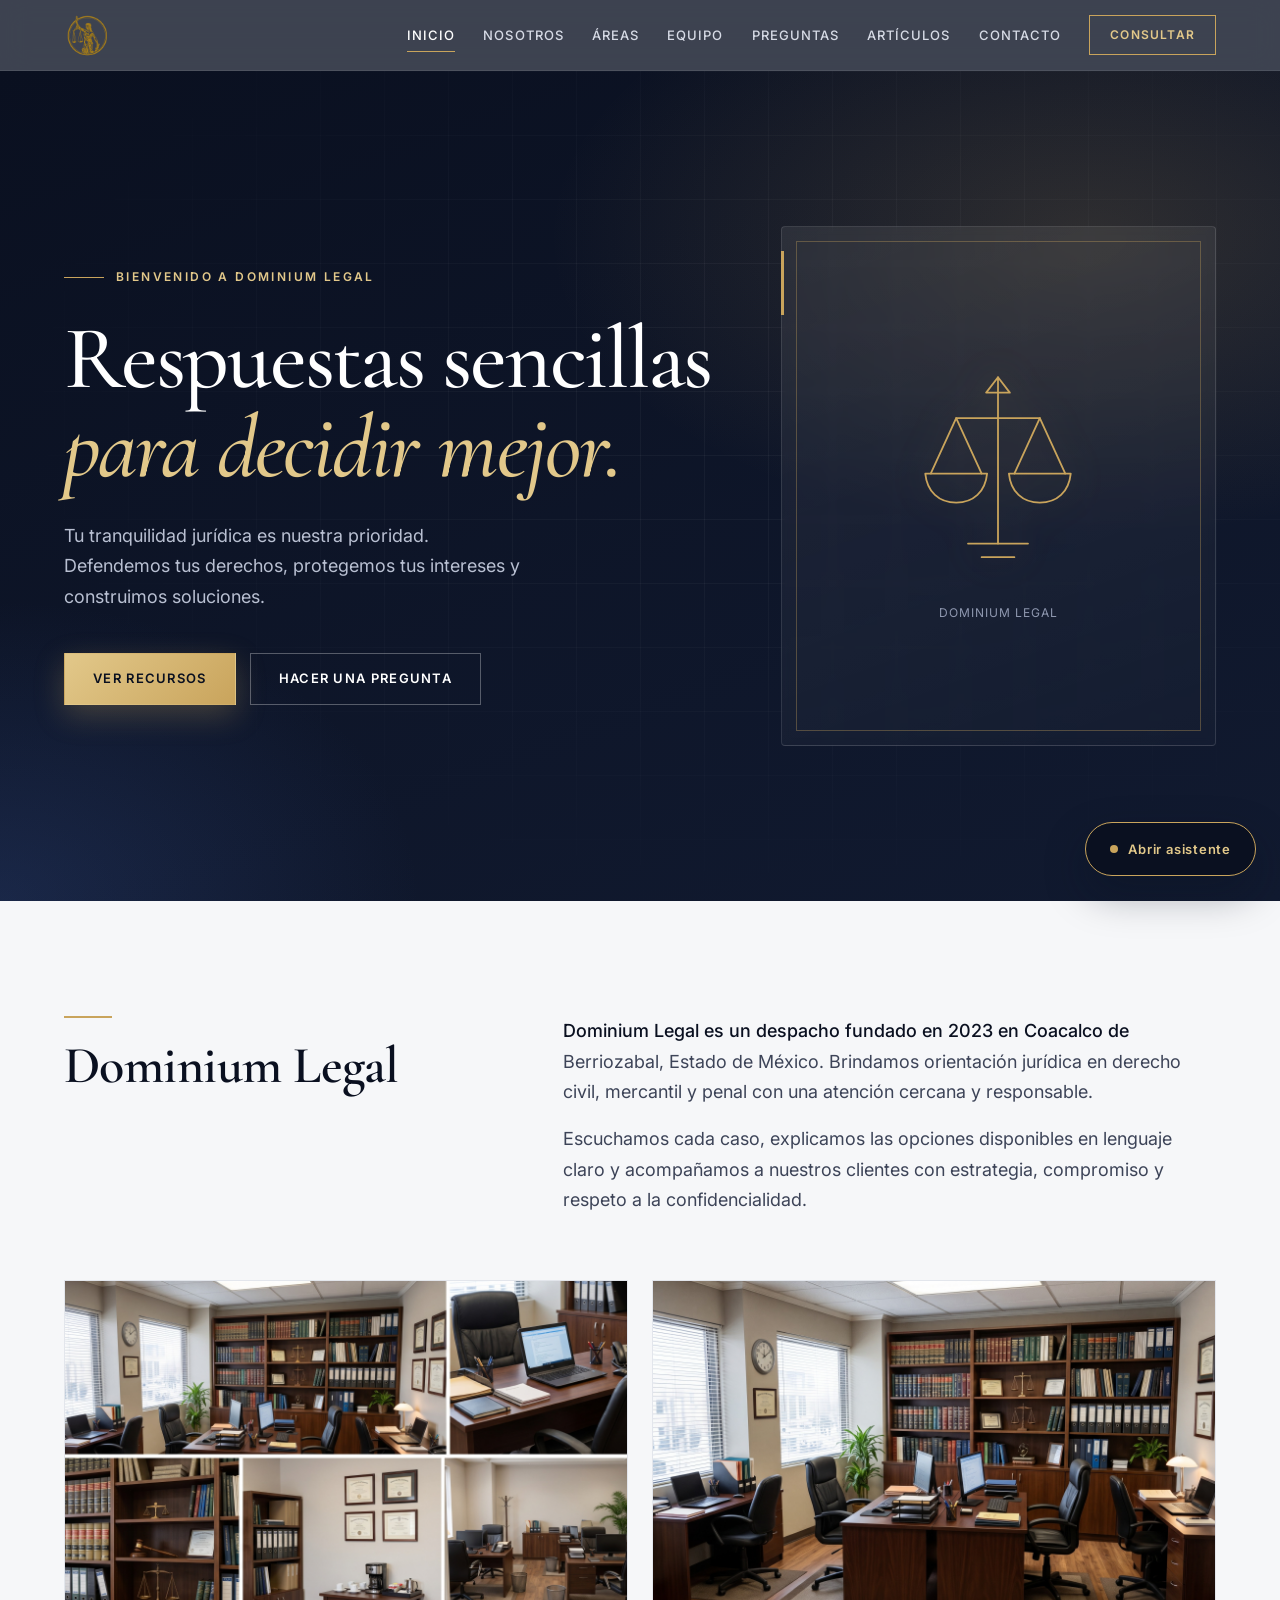
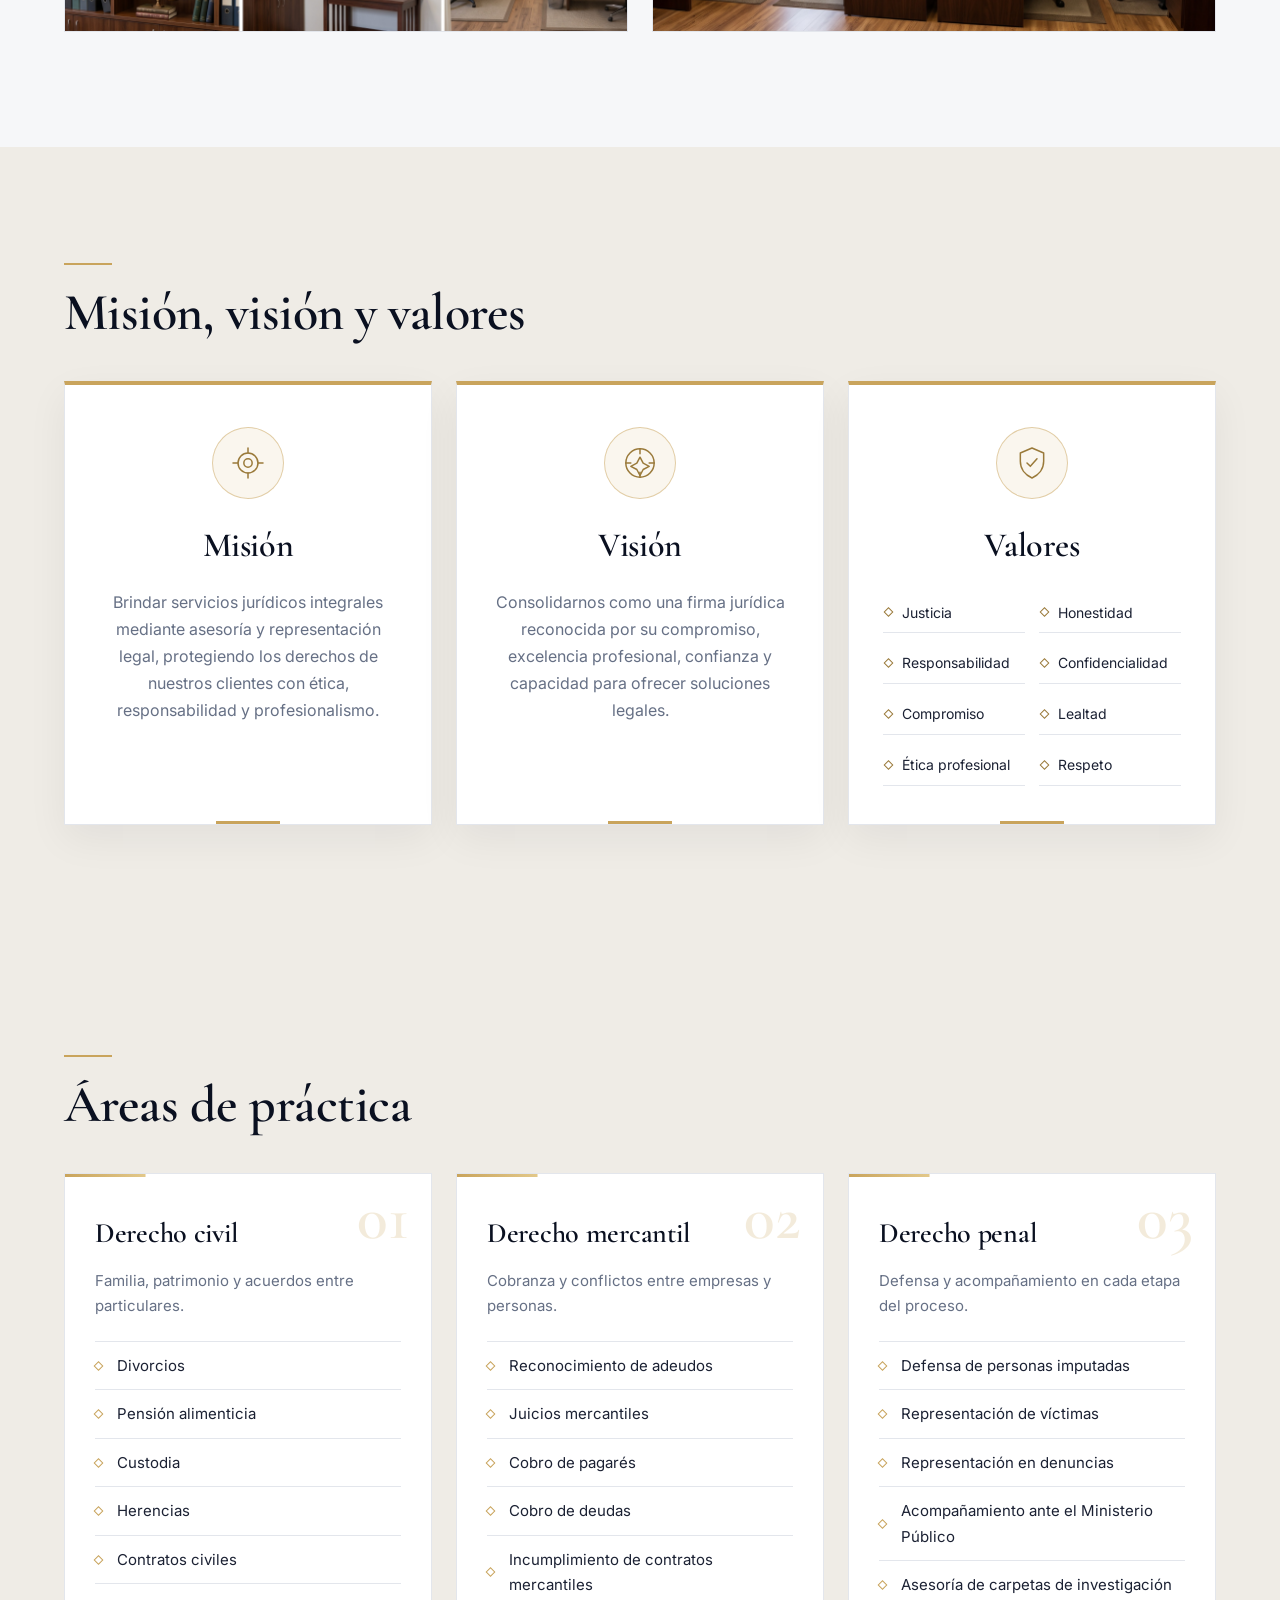
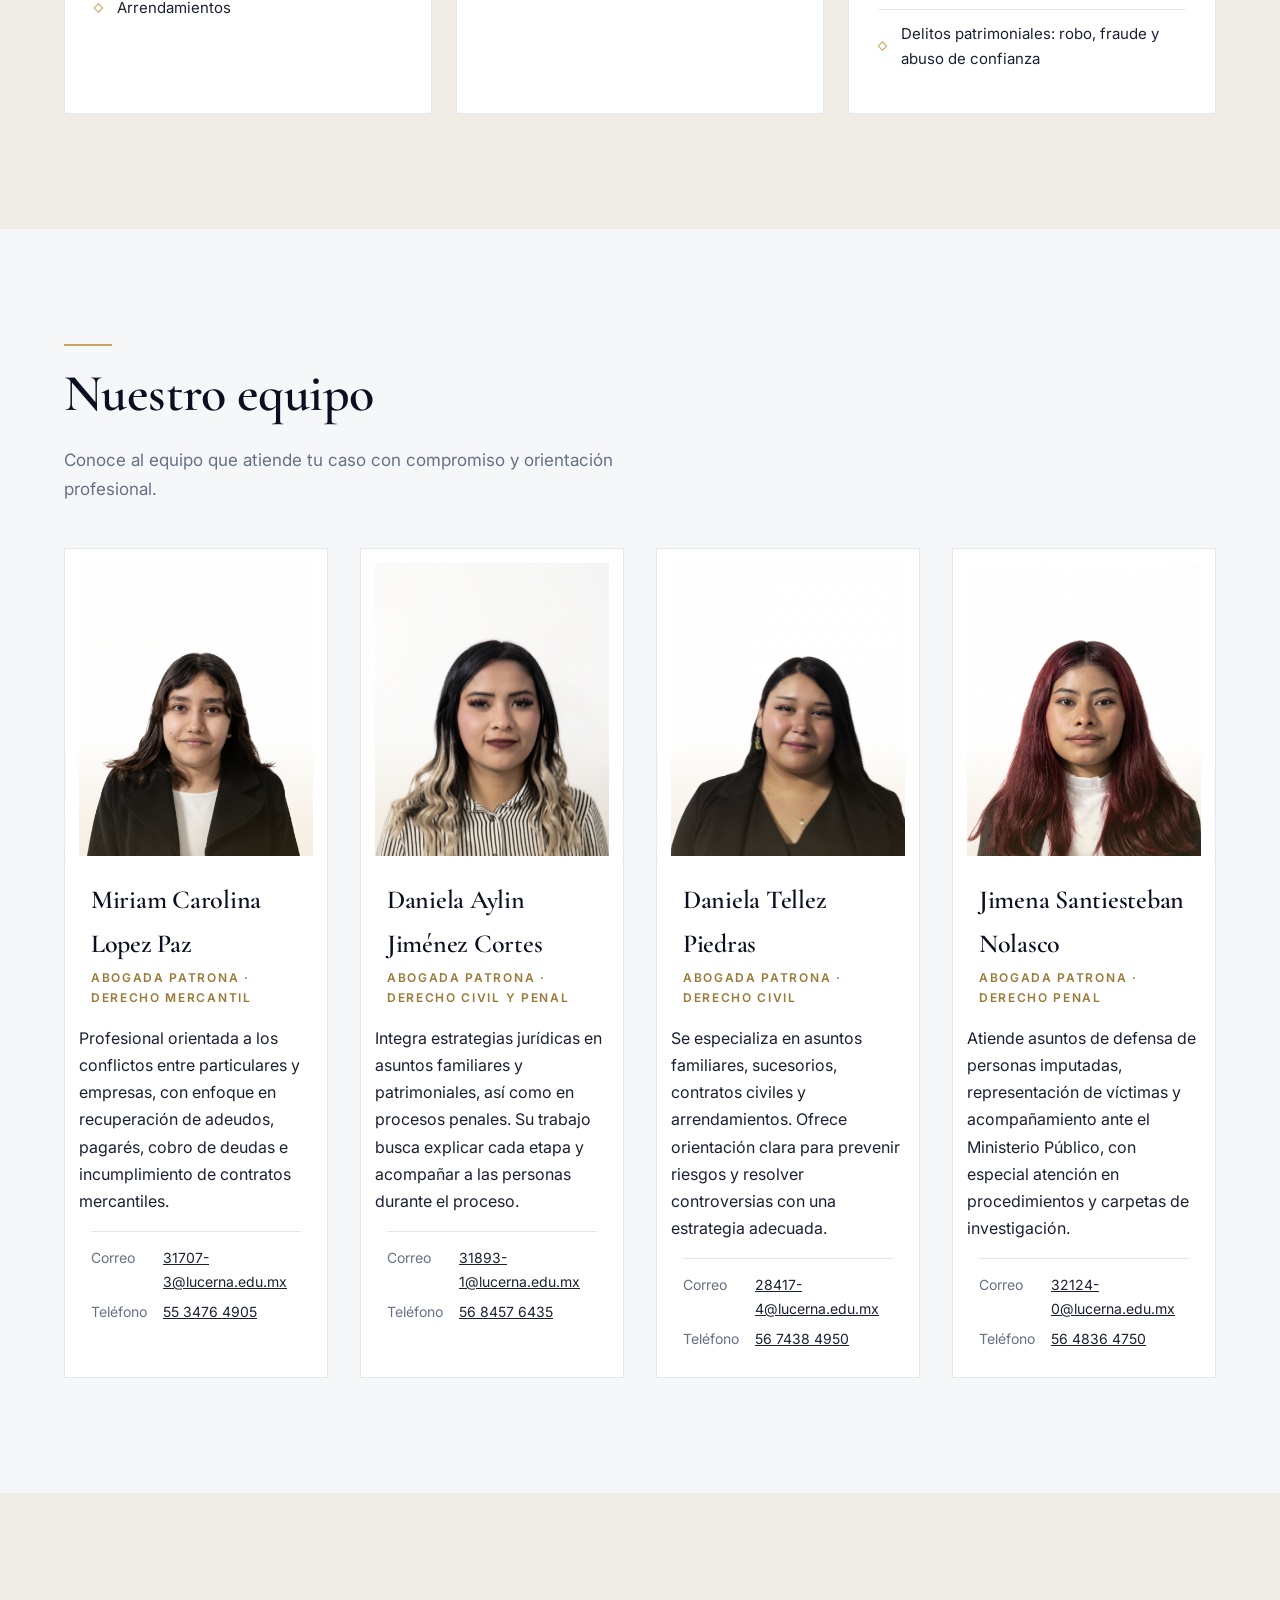
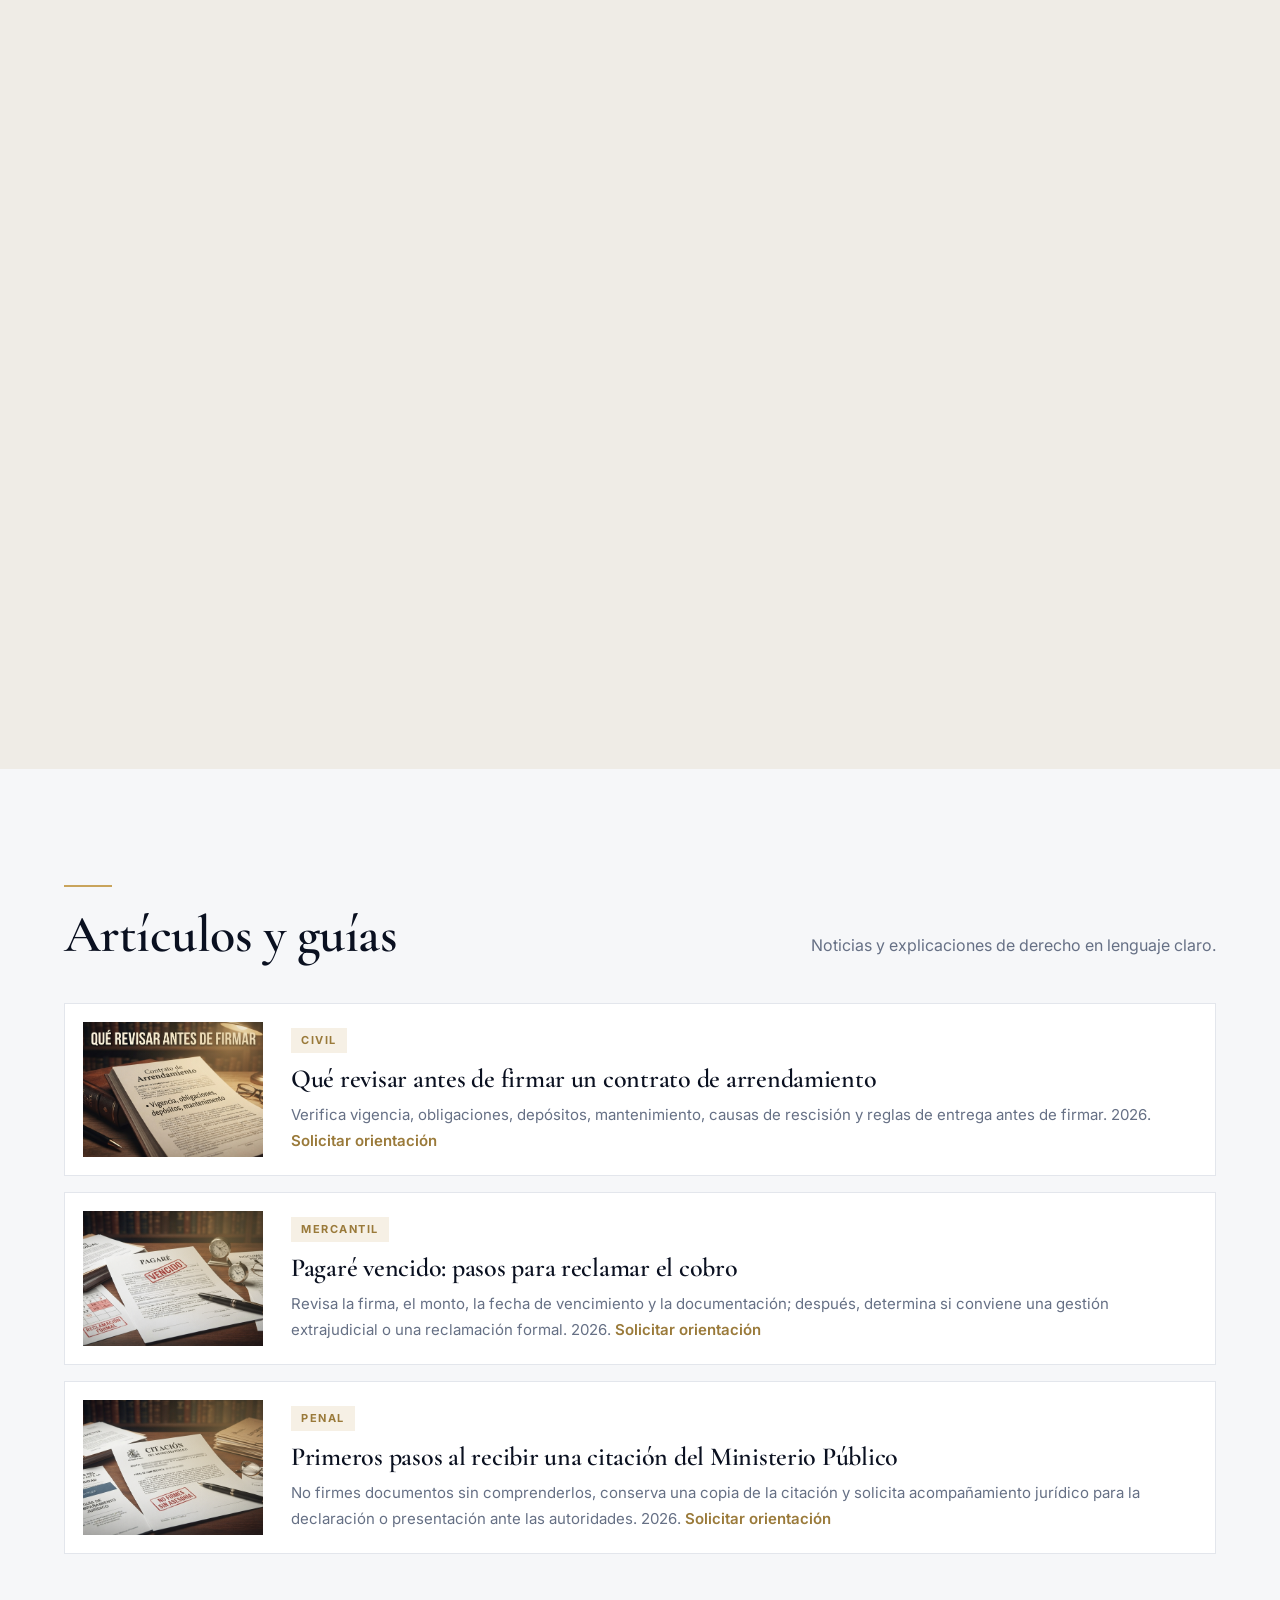
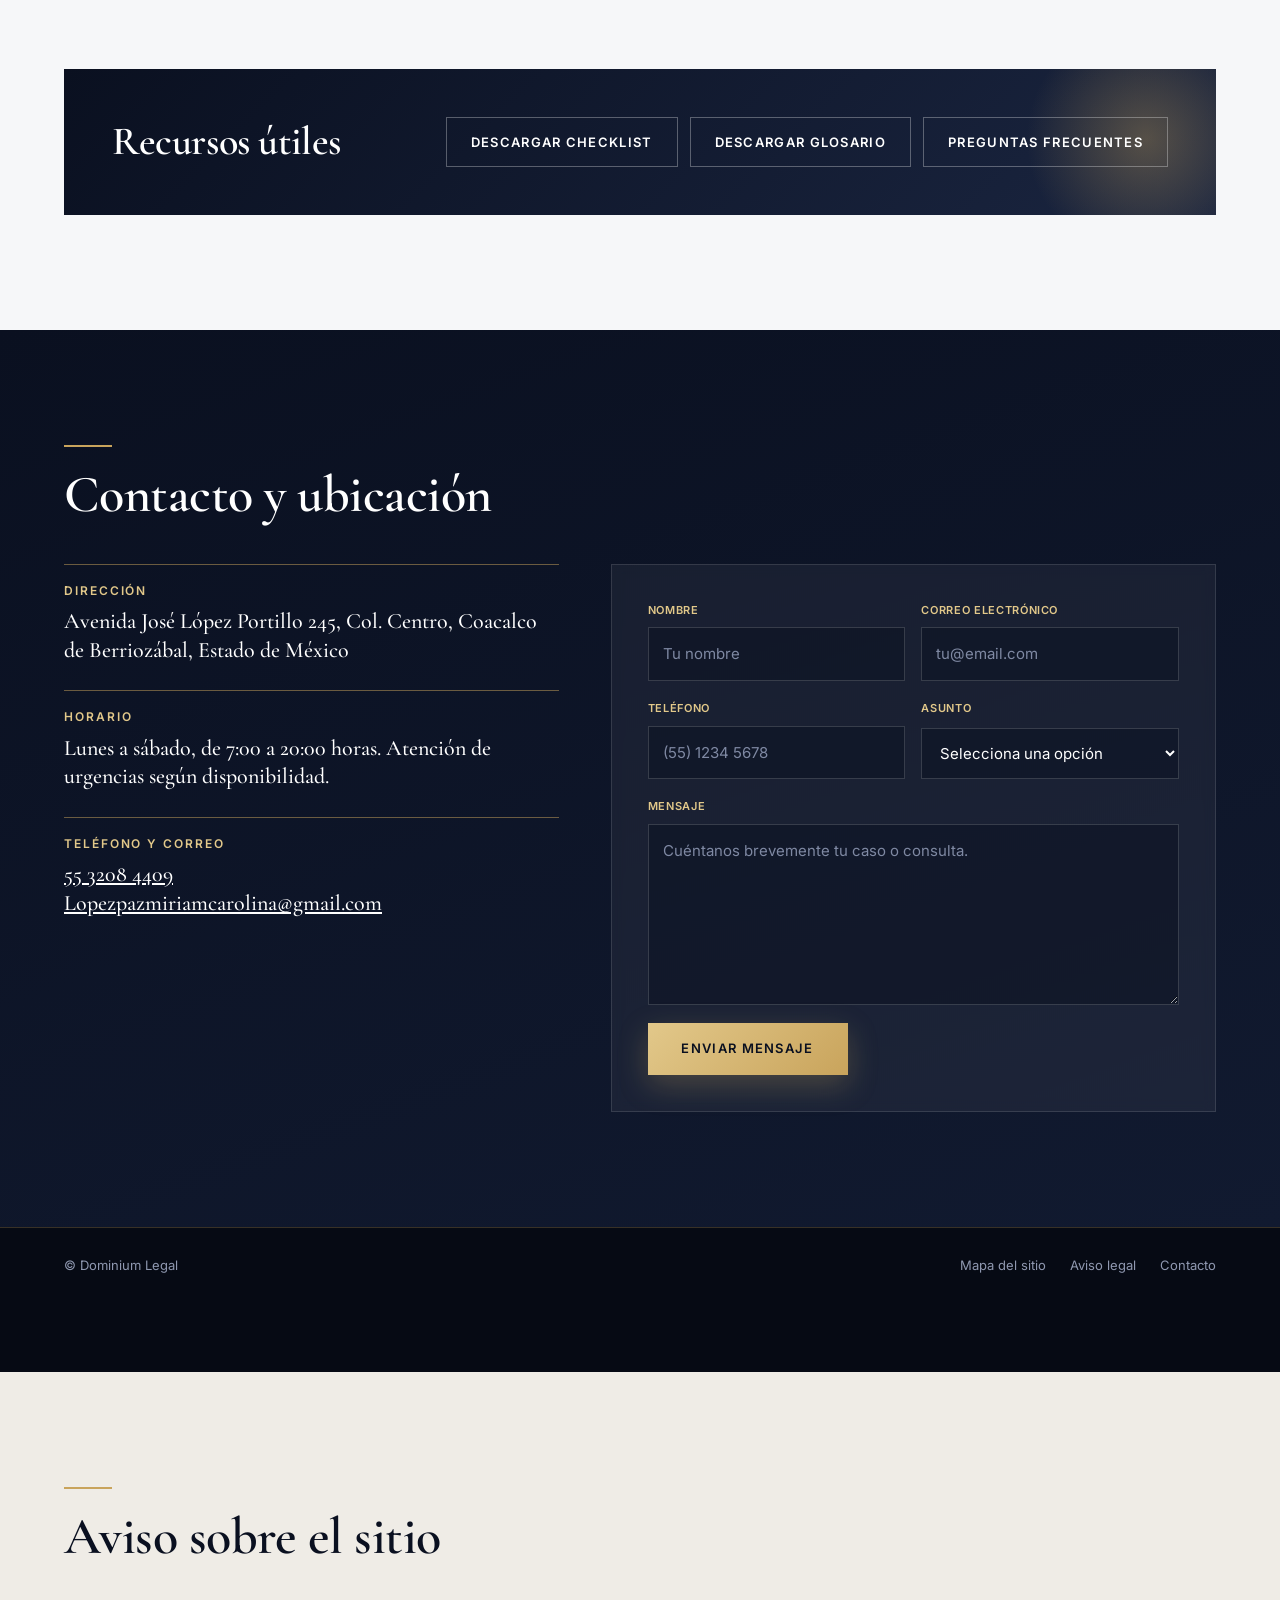
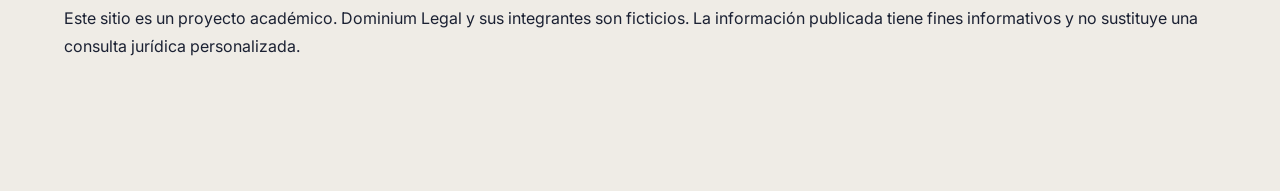
<file: index.html>
<!doctype html>
<html lang="es">
<head>
<meta charset="utf-8">
<meta name="viewport" content="width=device-width, initial-scale=1">
<meta name="theme-color" content="#0a1020">
<meta name="description" content="Dominium Legal: despacho jurídico en derecho civil, mercantil y penal. Preguntas frecuentes, artículos y orientación.">
<title>Dominium Legal | Derecho civil, mercantil y penal</title>
<link rel="preconnect" href="https://fonts.googleapis.com">
<link rel="preconnect" href="https://fonts.gstatic.com" crossorigin>
<link href="https://fonts.googleapis.com/css2?family=Cormorant+Garamond:ital,wght@0,500;0,600;1,500&family=Inter:wght@400;500;600;700&display=swap" rel="stylesheet">
<link rel="stylesheet" href="site.css?v=20261118">
</head>
<body>
<header class="top">
  <a class="logo" href="#inicio" aria-label="Inicio">
    <img class="logo-image" src="Logotipo.jpg" alt="Logo de Dominium Legal">
  </a>
  <nav class="menu" aria-label="Navegación principal">
    <a href="#inicio">Inicio</a><a href="#despacho">Nosotros</a><a href="#areas">Áreas</a><a href="#equipo">Equipo</a><a href="#preguntas">Preguntas</a><a href="#articulos">Artículos</a><a href="#contacto">Contacto</a>
    <button class="menu-chat" type="button" data-chat-open aria-controls="legal-chat">Consultar</button>
  </nav>
</header>

<main id="inicio">
  <section class="hero">
    <div class="hero-main">
      <p class="welcome">Bienvenido a Dominium Legal</p>
      <h1><span>Respuestas sencillas</span> <span>para decidir mejor.</span></h1>
      <p class="lema">Tu tranquilidad jurídica es nuestra prioridad. Defendemos tus derechos, protegemos tus intereses y construimos soluciones.</p>
      <div class="actions">
        <a class="btn btn-gold" href="#recursos">Ver recursos</a>
        <button class="btn btn-ghost" type="button" data-chat-open aria-controls="legal-chat">Hacer una pregunta</button>
      </div>
    </div>
    <div class="hero-art" aria-hidden="true">
      <svg viewBox="0 0 220 260" fill="none"><path pathLength="1" d="M110 31V214M64 76H156M110 31L97 48H123L110 31Z"/><path pathLength="1" d="M64 76L36 137M64 76L92 137M156 76L128 137M156 76L184 137"/><path pathLength="1" d="M30 137C32 157 45 169 64 169C83 169 96 157 98 137H30ZM122 137C124 157 137 169 156 169C175 169 188 157 190 137H122Z"/><path pathLength="1" d="M77 214H143M92 229H128"/></svg>
      <span>Dominium Legal</span>
    </div>
  </section>

  <section class="bloque" id="despacho">
    <div class="presenta reveal">
      <h2>Dominium Legal</h2>
      <div>
        <p>Dominium Legal es un despacho fundado en 2023 en Coacalco de Berriozabal, Estado de México. Brindamos orientación jurídica en derecho civil, mercantil y penal con una atención cercana y responsable.</p>
        <p>Escuchamos cada caso, explicamos las opciones disponibles en lenguaje claro y acompañamos a nuestros clientes con estrategia, compromiso y respeto a la confidencialidad.</p>
      </div>
    </div>
    <div class="despacho-galeria reveal">
      <figure>
        <img src="fotos/despacho-1.jpeg" alt="Área de trabajo del despacho Dominium Legal">
      </figure>
      <figure>
        <img src="fotos/despacho-2.jpeg" alt="Oficina principal del despacho Dominium Legal">
      </figure>
    </div>
  </section>

  <section class="bloque beige" id="principios">
    <h2 class="reveal">Misión, visión y valores</h2>
    <div class="principios">
      <article class="principio reveal">
        <span class="principio-icono" aria-hidden="true">
          <svg viewBox="0 0 48 48"><circle cx="24" cy="24" r="12"/><circle cx="24" cy="24" r="5"/><path d="M24 12V6M36 24h6M24 36v6M12 24H6"/></svg>
        </span>
        <h3>Misión</h3>
        <p>Brindar servicios jurídicos integrales mediante asesoría y representación legal, protegiendo los derechos de nuestros clientes con ética, responsabilidad y profesionalismo.</p>
      </article>
      <article class="principio reveal">
        <span class="principio-icono" aria-hidden="true">
          <svg viewBox="0 0 48 48"><circle cx="24" cy="24" r="17"/><path d="M24 7v6M24 35v6M7 24h6M35 24h6"/><path d="M24 17l3.8 7.2L35 28l-7.2 3.8L24 39l-3.8-7.2L13 28l7.2-3.8L24 17z"/></svg>
        </span>
        <h3>Visión</h3>
        <p>Consolidarnos como una firma jurídica reconocida por su compromiso, excelencia profesional, confianza y capacidad para ofrecer soluciones legales.</p>
      </article>
      <article class="principio reveal">
        <span class="principio-icono" aria-hidden="true">
          <svg viewBox="0 0 48 48"><path d="M24 6l14 6v10c0 9-5.7 16.4-14 20-8.3-3.6-14-11-14-20V12l14-6z"/><path d="M18 24l4 4 8-9"/></svg>
        </span>
        <h3>Valores</h3>
        <ul>
          <li>Justicia</li>
          <li>Honestidad</li>
          <li>Responsabilidad</li>
          <li>Confidencialidad</li>
          <li>Compromiso</li>
          <li>Lealtad</li>
          <li>Ética profesional</li>
          <li>Respeto</li>
        </ul>
      </article>
    </div>
  </section>

  <section class="bloque beige" id="areas">
    <h2 class="reveal">Áreas de práctica</h2>
    <div class="areas">
      <article class="area reveal">
        <h3>Derecho civil</h3>
        <p>Familia, patrimonio y acuerdos entre particulares.</p>
        <ul><li>Divorcios</li><li>Pensión alimenticia</li><li>Custodia</li><li>Herencias</li><li>Contratos civiles</li><li>Arrendamientos</li></ul>
      </article>
      <article class="area reveal">
        <h3>Derecho mercantil</h3>
        <p>Cobranza y conflictos entre empresas y personas.</p>
        <ul><li>Reconocimiento de adeudos</li><li>Juicios mercantiles</li><li>Cobro de pagarés</li><li>Cobro de deudas</li><li>Incumplimiento de contratos mercantiles</li></ul>
      </article>
      <article class="area reveal">
        <h3>Derecho penal</h3>
        <p>Defensa y acompañamiento en cada etapa del proceso.</p>
        <ul><li>Defensa de personas imputadas</li><li>Representación de víctimas</li><li>Representación en denuncias</li><li>Acompañamiento ante el Ministerio Público</li><li>Asesoría de carpetas de investigación</li><li>Delitos patrimoniales: robo, fraude y abuso de confianza</li></ul>
      </article>
    </div>
  </section>

  <section class="bloque" id="equipo">
    <h2 class="reveal">Nuestro equipo</h2>
    <p class="intro reveal">Conoce al equipo que atiende tu caso con compromiso y orientación profesional.</p>
    <div class="equipo">
      <article class="persona reveal">
        <div class="foto"><img src="fotos/miembro-1.jpeg" alt="Miriam Carolina Lopez Paz"></div>
        <h3>Miriam Carolina Lopez Paz</h3>
        <p class="cargo">Abogada patrona · Derecho mercantil</p>
        <p>Profesional orientada a los conflictos entre particulares y empresas, con enfoque en recuperación de adeudos, pagarés, cobro de deudas e incumplimiento de contratos mercantiles.</p>
        <dl>
          <dt>Correo</dt><dd><a href="mailto:31707-3@lucerna.edu.mx">31707-3@lucerna.edu.mx</a></dd>
          <dt>Teléfono</dt><dd><a href="tel:+525534764905">55 3476 4905</a></dd>
        </dl>
      </article>
      <article class="persona reveal">
        <div class="foto"><img src="fotos/miembro-2.jpeg" alt="Daniela Aylin Jiménez Cortes"></div>
        <h3>Daniela Aylin Jiménez Cortes</h3>
        <p class="cargo">Abogada patrona · Derecho civil y penal</p>
        <p>Integra estrategias jurídicas en asuntos familiares y patrimoniales, así como en procesos penales. Su trabajo busca explicar cada etapa y acompañar a las personas durante el proceso.</p>
        <dl>
          <dt>Correo</dt><dd><a href="mailto:31893-1@lucerna.edu.mx">31893-1@lucerna.edu.mx</a></dd>
          <dt>Teléfono</dt><dd><a href="tel:+525684576435">56 8457 6435</a></dd>
        </dl>
      </article>
      <article class="persona reveal">
        <div class="foto"><img src="fotos/miembro-3.jpeg" alt="Daniela Tellez Piedras"></div>
        <h3>Daniela Tellez Piedras</h3>
        <p class="cargo">Abogada patrona · Derecho civil</p>
        <p>Se especializa en asuntos familiares, sucesorios, contratos civiles y arrendamientos. Ofrece orientación clara para prevenir riesgos y resolver controversias con una estrategia adecuada.</p>
        <dl>
          <dt>Correo</dt><dd><a href="mailto:28417-4@lucerna.edu.mx">28417-4@lucerna.edu.mx</a></dd>
          <dt>Teléfono</dt><dd><a href="tel:+52567438495068">56 7438 4950</a></dd>
        </dl>
      </article>
      <article class="persona reveal">
        <div class="foto"><img src="fotos/miembro-4.jpeg" alt="Jimena Santiesteban Nolasco"></div>
        <h3>Jimena Santiesteban Nolasco</h3>
        <p class="cargo">Abogada patrona · Derecho penal</p>
        <p>Atiende asuntos de defensa de personas imputadas, representación de víctimas y acompañamiento ante el Ministerio Público, con especial atención en procedimientos y carpetas de investigación.</p>
        <dl>
          <dt>Correo</dt><dd><a href="mailto:32124-0@lucerna.edu.mx">32124-0@lucerna.edu.mx</a></dd>
          <dt>Teléfono</dt><dd><a href="tel:+525648364750">56 4836 4750</a></dd>
        </dl>
      </article>
    </div>
  </section>

  <section class="bloque beige" id="preguntas">
    <h2 class="reveal">Preguntas frecuentes</h2>
    <div class="faq reveal">
      <details><summary>¿Cuándo conviene solicitar asesoría?</summary><p>Conviene consultar antes de firmar un documento, recibir o responder una notificación, iniciar un cobro, presentar una denuncia o tomar una decisión que pueda afectar tu patrimonio, familia o libertad.</p></details>
      <details><summary>¿Qué documentos debo llevar a la primera cita?</summary><p>Lleva una identificación oficial, comprobante de domicilio y los documentos relacionados con tu caso: contratos, pagarés, notificaciones, escritos, constancias o fotografías que puedan ser relevantes.</p></details>
      <details><summary>¿Cómo funciona la primera consulta?</summary><p>Revisamos tu situación, los documentos disponibles y las opciones jurídicas posibles. La duración, modalidad y costo se confirman al agendar la cita.</p></details>
      <details><summary>¿Los honorarios son fijos?</summary><p>Los honorarios dependen de la materia, complejidad y tiempo requerido por cada asunto. Los costos se informan antes de iniciar la representación.</p></details>
      <details><summary>¿Mi información es confidencial?</summary><p>La información compartida directamente con tu abogado se trata de forma confidencial. Evita enviar datos sensibles, documentos o detalles personales mediante el asistente automático.</p></details>
      <details><summary>¿Atienden urgencias?</summary><p>Sí, puedes comunicarte durante el horario de atención. Los asuntos urgentes se revisan según disponibilidad y naturaleza del caso.</p></details>
    </div>
  </section>

  <section class="bloque" id="articulos">
    <div class="cabecera reveal"><h2>Artículos y guías</h2><p>Noticias y explicaciones de derecho en lenguaje claro.</p></div>
    <div class="posts">
        <article class="post reveal"><div class="mini" aria-hidden="true"><img src="recursos/imagenes/antes-de-firmar.jpeg" alt=""></div>
          <div><span class="tag">Civil</span><h3><a href="recursos/articulo-arrendamiento.html">Qué revisar antes de firmar un contrato de arrendamiento</a></h3>
          <p>Verifica vigencia, obligaciones, depósitos, mantenimiento, causas de rescisión y reglas de entrega antes de firmar. 2026. <a href="#contacto">Solicitar orientación</a></p></div></article>
        <article class="post reveal"><div class="mini" aria-hidden="true"><img src="recursos/imagenes/pagare-vencido.jpeg" alt=""></div>
          <div><span class="tag">Mercantil</span><h3><a href="recursos/articulo-pagare.html">Pagaré vencido: pasos para reclamar el cobro</a></h3>
          <p>Revisa la firma, el monto, la fecha de vencimiento y la documentación; después, determina si conviene una gestión extrajudicial o una reclamación formal. 2026. <a href="#contacto">Solicitar orientación</a></p></div></article>
        <article class="post reveal"><div class="mini" aria-hidden="true"><img src="recursos/imagenes/citacion-del-ministerio.jpeg" alt=""></div>
          <div><span class="tag">Penal</span><h3><a href="recursos/articulo-citacion.html">Primeros pasos al recibir una citación del Ministerio Público</a></h3>
          <p>No firmes documentos sin comprenderlos, conserva una copia de la citación y solicita acompañamiento jurídico para la declaración o presentación ante las autoridades. 2026. <a href="#contacto">Solicitar orientación</a></p></div></article>
    </div>
  </section>

  <section class="bloque" id="recursos">
    <div class="recursos reveal">
      <h2>Recursos útiles</h2>
      <a href="recursos/Checklist-Primera-Cita-Dominium-Legal.pdf" download>Descargar checklist</a>
      <a href="recursos/Glosario-Juridico-Dominium-Legal.pdf" download>Descargar glosario</a>
      <a href="#preguntas">Preguntas frecuentes</a>
    </div>
  </section>

  <section class="bloque oscuro" id="contacto">
    <h2 class="reveal">Contacto y ubicación</h2>
    <div class="contact-grid reveal">
      <dl class="contacto">
        <div><dt>Dirección</dt><dd>Avenida José López Portillo 245, Col. Centro, Coacalco de Berriozábal, Estado de México</dd></div>
        <div><dt>Horario</dt><dd>Lunes a sábado, de 7:00 a 20:00 horas. Atención de urgencias según disponibilidad.</dd></div>
        <div><dt>Teléfono y correo</dt><dd><a href="tel:+525532084409">55 3208 4409</a><br><a href="mailto:Lopezpazmiriamcarolina@gmail.com">Lopezpazmiriamcarolina@gmail.com</a></dd></div>
      </dl>

      <form id="contact-form" class="contact-form" action="https://formspree.io/f/mjyyzjqo" method="POST">
        <input id="contact-subject-hidden" type="hidden" name="_subject" value="Nuevo mensaje desde la web">
        <div class="contact-row">
          <label>
            <span>Nombre</span>
            <input type="text" name="name" placeholder="Tu nombre" required>
          </label>
          <label>
            <span>Correo electrónico</span>
            <input type="email" name="email" placeholder="tu@email.com" required>
          </label>
        </div>

        <div class="contact-row">
          <label>
            <span>Teléfono</span>
            <input type="tel" name="phone" placeholder="(55) 1234 5678">
          </label>
          <label>
            <span>Asunto</span>
            <select id="contact-subject" name="motivo" required>
              <option value="">Selecciona una opción</option>
              <option value="Consulta general">Consulta general</option>
              <option value="Asesoría civil">Asesoría civil</option>
              <option value="Asesoría mercantil">Asesoría mercantil</option>
              <option value="Asesoría penal">Asesoría penal</option>
              <option value="Cita">Solicitar cita</option>
            </select>
          </label>
        </div>

        <label>
          <span>Mensaje</span>
          <textarea name="message" rows="6" placeholder="Cuéntanos brevemente tu caso o consulta." required></textarea>
        </label>

        <button class="btn btn-gold contact-submit" type="submit">Enviar mensaje</button>
      </form>
    </div>
  </section>
</main>

<footer class="pie">
  <span>© Dominium Legal</span>
  <nav aria-label="Pie de página"><a href="#inicio">Mapa del sitio</a><a href="#aviso">Aviso legal</a><a href="#contacto">Contacto</a></nav>
</footer>
<aside id="aviso" class="bloque beige reveal">
  <h2>Aviso sobre el sitio</h2>
  <p>Este sitio es un proyecto académico. Dominium Legal y sus integrantes son ficticios. La información publicada tiene fines informativos y no sustituye una consulta jurídica personalizada.</p>
</aside>

<!-- Inicio del componente: copia desde aquí para integrarlo en otra página. -->
<button id="legal-launch" class="legal-launch" aria-controls="legal-chat" aria-expanded="false">Abrir asistente</button>
<section id="legal-chat" class="legal-chat" aria-labelledby="legal-title" hidden>
  <header><strong id="legal-title">Asistente de Dominium Legal</strong><button id="legal-close" class="legal-close" aria-label="Cerrar asistente">×</button></header>
  <p class="legal-notice">Asistente automatizado de información general. No ofrece asesoría jurídica ni confirma citas. No escribas datos personales, documentos ni detalles confidenciales.</p>
  <div id="legal-log" class="legal-log" role="log" aria-live="polite" aria-label="Conversación"></div>
  <nav class="legal-options" aria-label="Preguntas frecuentes">
    <button type="button" data-question="Servicios">Servicios</button>
    <button type="button" data-question="Horarios">Horarios</button>
    <button type="button" data-question="Ubicación">Ubicación</button>
    <button type="button" data-question="Honorarios">Honorarios</button>
    <button type="button" data-question="Cita">Solicitar cita</button>
  </nav>
  <form id="legal-form" class="legal-form">
    <input id="legal-input" aria-label="Pregunta para el asistente" placeholder="Ejemplo: ¿Qué servicios ofrecen?" maxlength="300" required autocomplete="off">
    <button type="submit">Enviar</button>
  </form>
  <a id="legal-contact" class="legal-contact" href="https://wa.me/525532084409?text=Hola%2C%20quiero%20m%C3%A1s%20informaci%C3%B3n." target="_blank" rel="noopener noreferrer">Continuar en WhatsApp</a>
  <footer id="legal-footer"></footer>
</section>
<script src="script.js"></script>
<!-- Fin del componente. -->
<script src="site.js"></script>
</body>
</html>
</file>
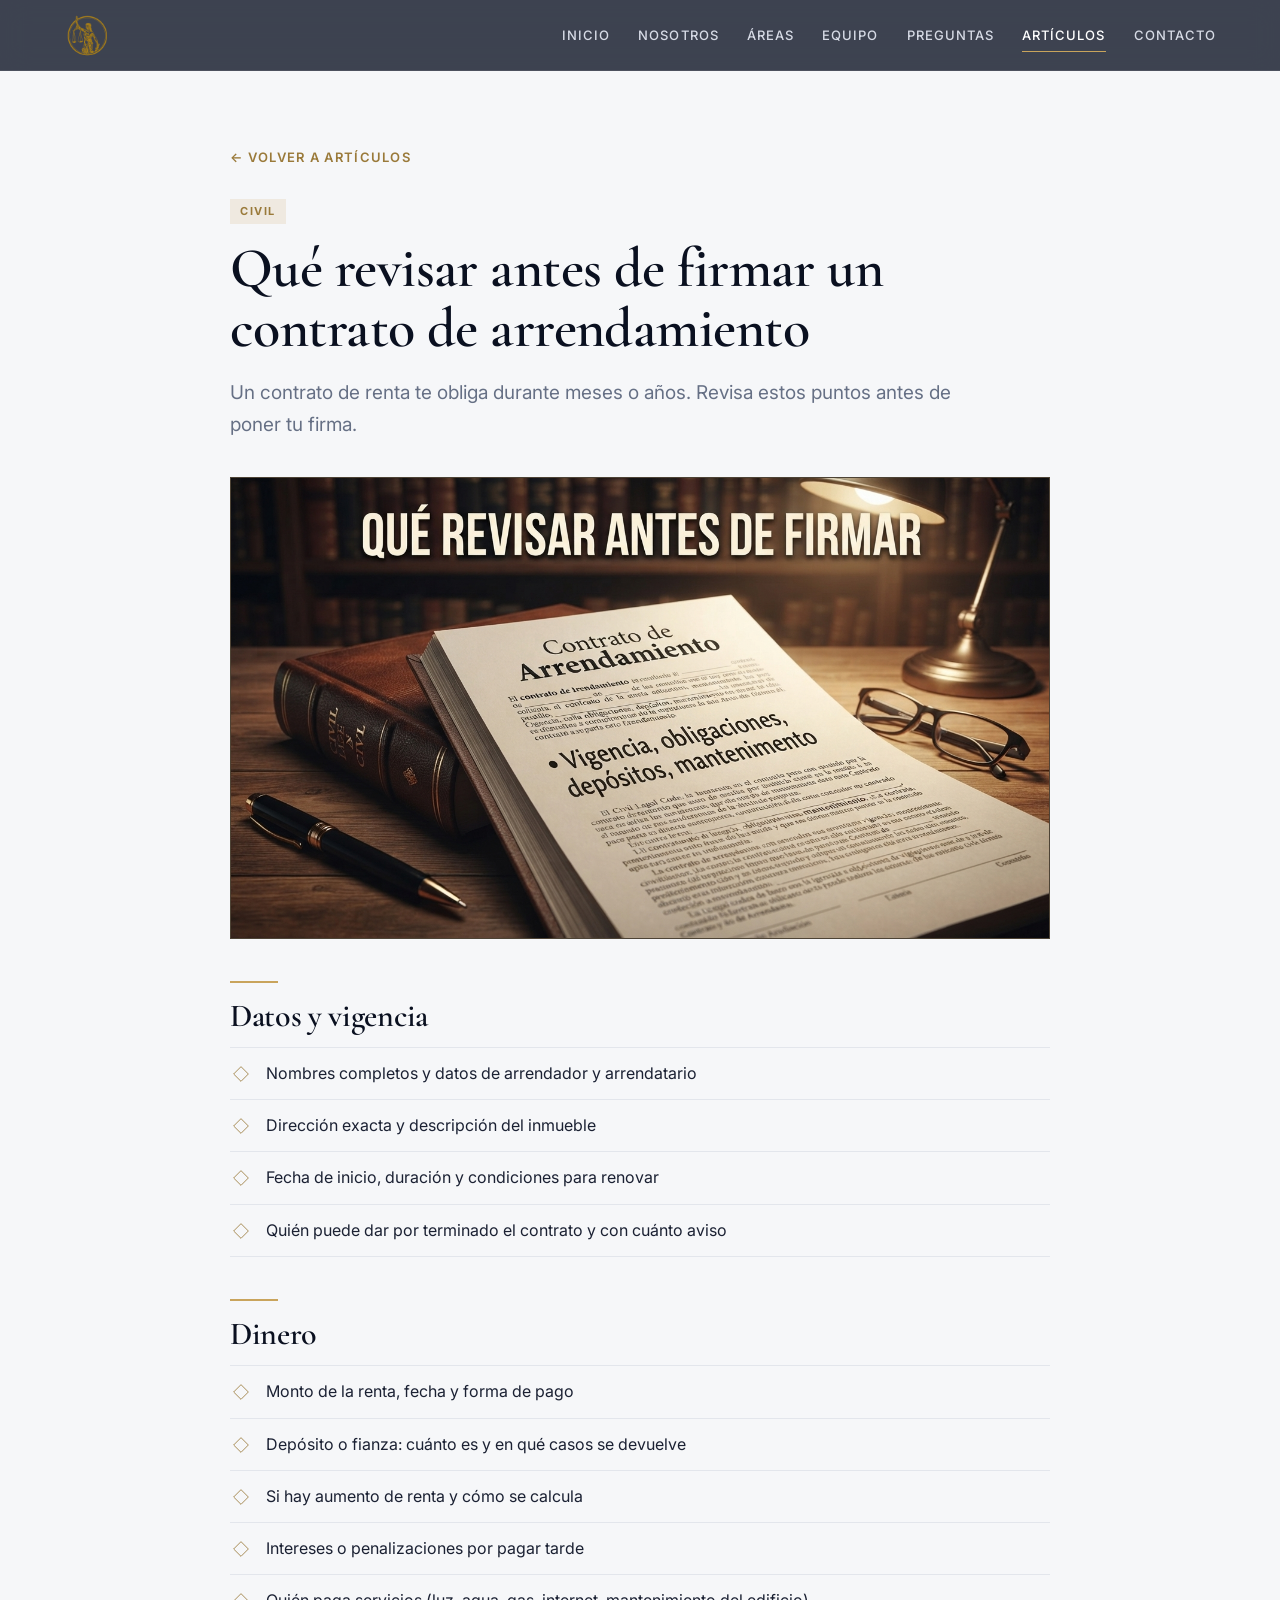
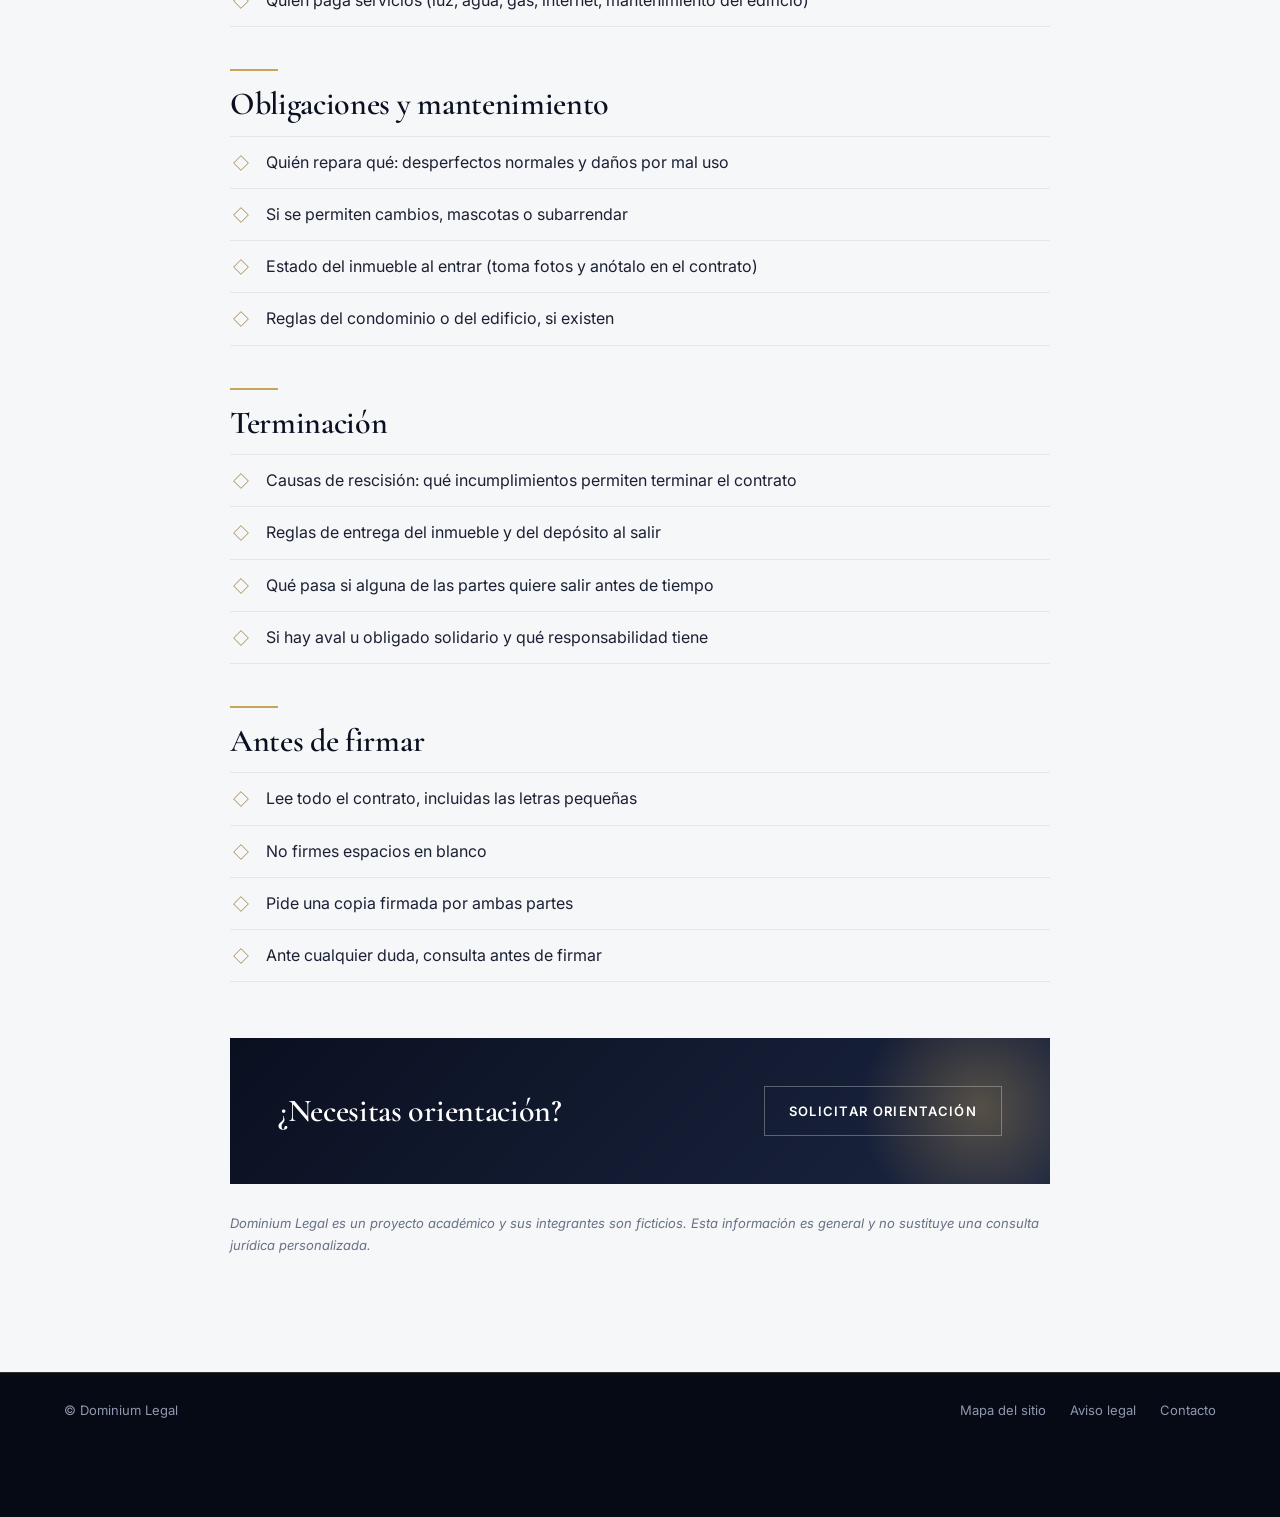
<file: recursos/articulo-arrendamiento.html>
<!doctype html>
<html lang="es">
<head>
<meta charset="utf-8">
<meta name="viewport" content="width=device-width, initial-scale=1">
<meta name="theme-color" content="#0a1020">
<meta name="description" content="Un contrato de renta te obliga durante meses o años. Revisa estos puntos antes de poner tu firma.">
<title>Qué revisar antes de firmar un contrato de arrendamiento | Dominium Legal</title>
<link rel="preconnect" href="https://fonts.googleapis.com">
<link rel="preconnect" href="https://fonts.gstatic.com" crossorigin>
<link href="https://fonts.googleapis.com/css2?family=Cormorant+Garamond:ital,wght@0,500;0,600;1,500&family=Inter:wght@400;500;600;700&display=swap" rel="stylesheet">
<link rel="stylesheet" href="../site.css?v=20261118">
<link rel="stylesheet" href="articulo.css">
</head>
<body>
<header class="top">
  <a class="logo" href="../index.html" aria-label="Inicio">
    <img class="logo-image" src="../Logotipo.jpg" alt="Logo de Dominium Legal">
  </a>
  <nav class="menu" aria-label="Navegación principal">
    <a href="../index.html#inicio">Inicio</a><a href="../index.html#despacho">Nosotros</a><a href="../index.html#areas">Áreas</a><a href="../index.html#equipo">Equipo</a><a href="../index.html#preguntas">Preguntas</a><a href="../index.html#articulos" class="active">Artículos</a><a href="../index.html#contacto">Contacto</a>
  </nav>
</header>

<main>
  <section class="bloque art">
    <div class="art-wrap">
      <a class="volver" href="../index.html#articulos">&larr; Volver a artículos</a><br>
      <span class="tag">Civil</span>
      <h1>Qué revisar antes de firmar un contrato de arrendamiento</h1>
      <p class="lead">Un contrato de renta te obliga durante meses o años. Revisa estos puntos antes de poner tu firma.</p>
      <figure class="art-cover"><img src="imagenes/antes-de-firmar.jpeg" alt="Contrato de arrendamiento y artículos de escritorio"></figure>
      <h2>Datos y vigencia</h2><ul class="check"><li>Nombres completos y datos de arrendador y arrendatario</li><li>Dirección exacta y descripción del inmueble</li><li>Fecha de inicio, duración y condiciones para renovar</li><li>Quién puede dar por terminado el contrato y con cuánto aviso</li></ul><h2>Dinero</h2><ul class="check"><li>Monto de la renta, fecha y forma de pago</li><li>Depósito o fianza: cuánto es y en qué casos se devuelve</li><li>Si hay aumento de renta y cómo se calcula</li><li>Intereses o penalizaciones por pagar tarde</li><li>Quién paga servicios (luz, agua, gas, internet, mantenimiento del edificio)</li></ul><h2>Obligaciones y mantenimiento</h2><ul class="check"><li>Quién repara qué: desperfectos normales y daños por mal uso</li><li>Si se permiten cambios, mascotas o subarrendar</li><li>Estado del inmueble al entrar (toma fotos y anótalo en el contrato)</li><li>Reglas del condominio o del edificio, si existen</li></ul><h2>Terminación</h2><ul class="check"><li>Causas de rescisión: qué incumplimientos permiten terminar el contrato</li><li>Reglas de entrega del inmueble y del depósito al salir</li><li>Qué pasa si alguna de las partes quiere salir antes de tiempo</li><li>Si hay aval u obligado solidario y qué responsabilidad tiene</li></ul><h2>Antes de firmar</h2><ul class="check"><li>Lee todo el contrato, incluidas las letras pequeñas</li><li>No firmes espacios en blanco</li><li>Pide una copia firmada por ambas partes</li><li>Ante cualquier duda, consulta antes de firmar</li></ul>
      <div class="recursos">
        <h2>¿Necesitas orientación?</h2>
        <a href="../index.html#contacto">Solicitar orientación</a>
      </div>
      <p class="aviso">Dominium Legal es un proyecto académico y sus integrantes son ficticios. Esta información es general y no sustituye una consulta jurídica personalizada.</p>
    </div>
  </section>
</main>

<footer class="pie">
  <span>&copy; Dominium Legal</span>
  <nav aria-label="Pie de página"><a href="../index.html#inicio">Mapa del sitio</a><a href="../index.html#aviso">Aviso legal</a><a href="../index.html#contacto">Contacto</a></nav>
</footer>
</body>
</html>
</file>
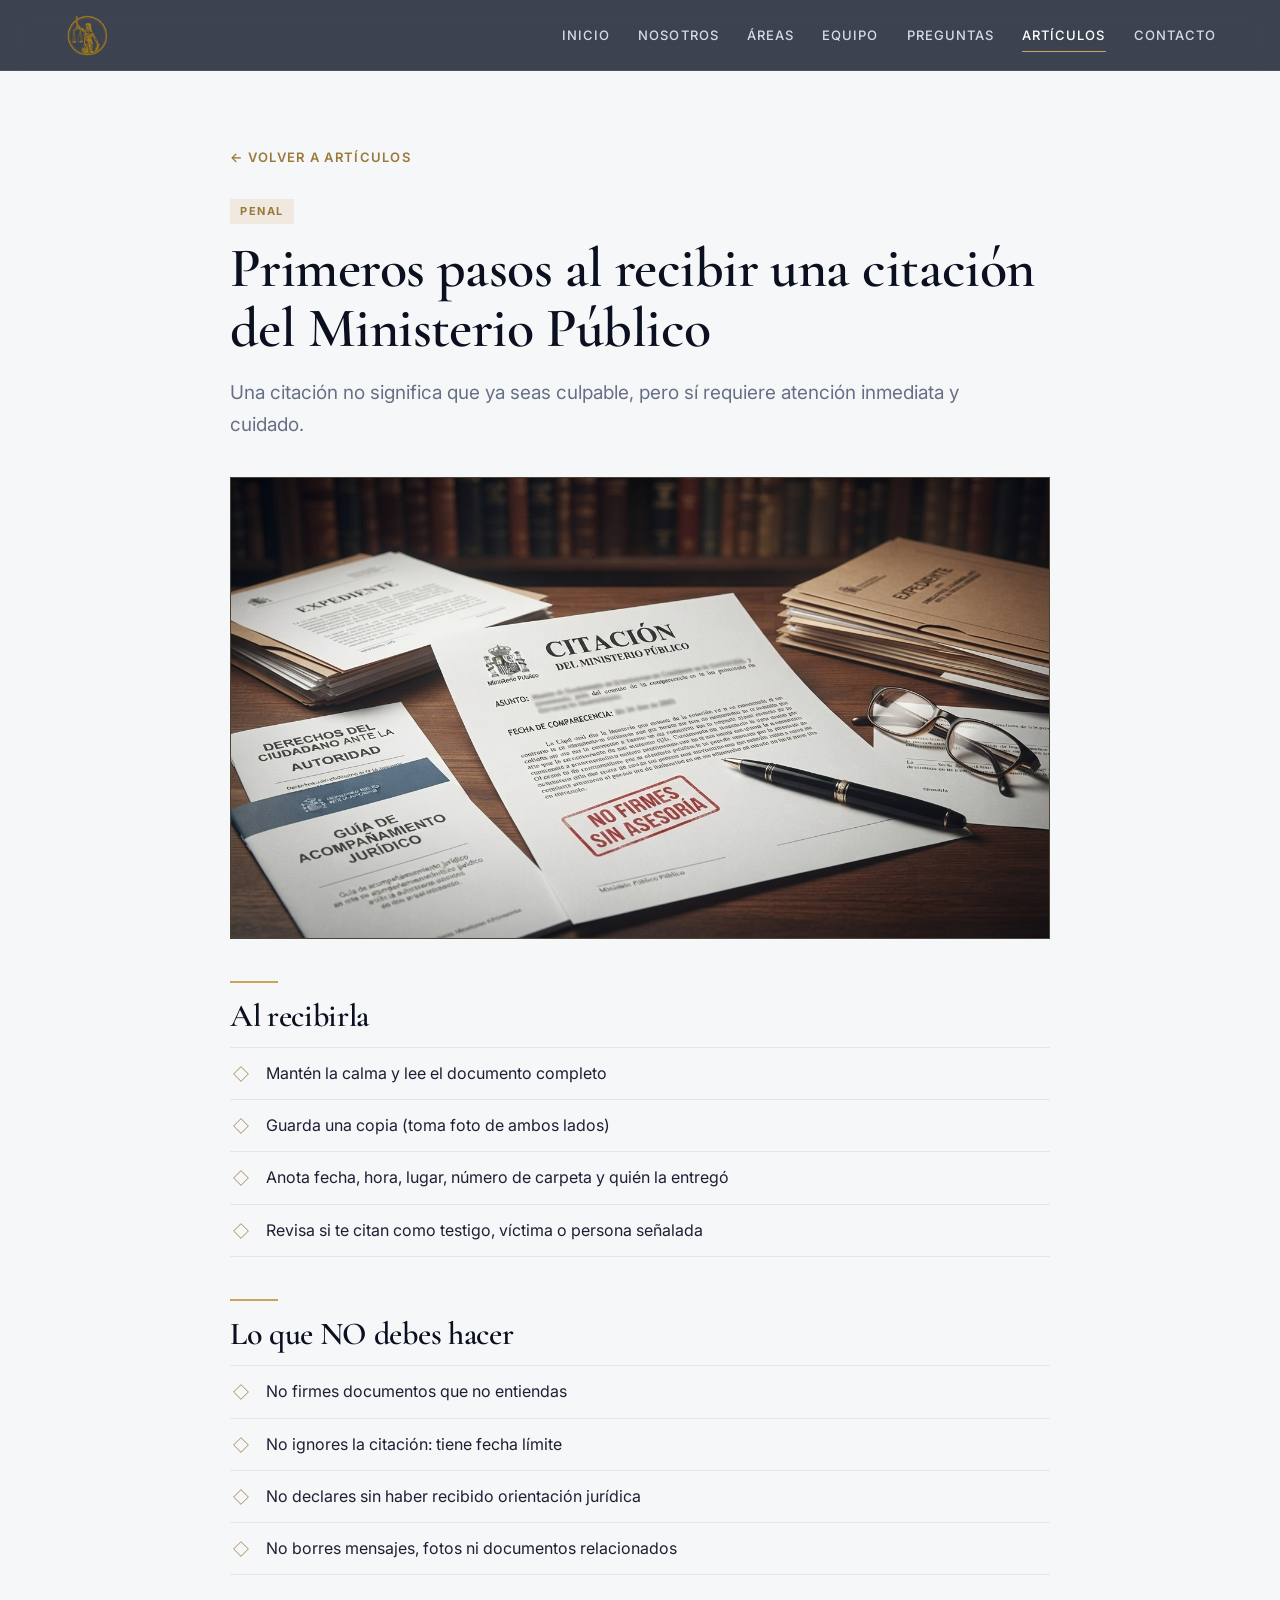
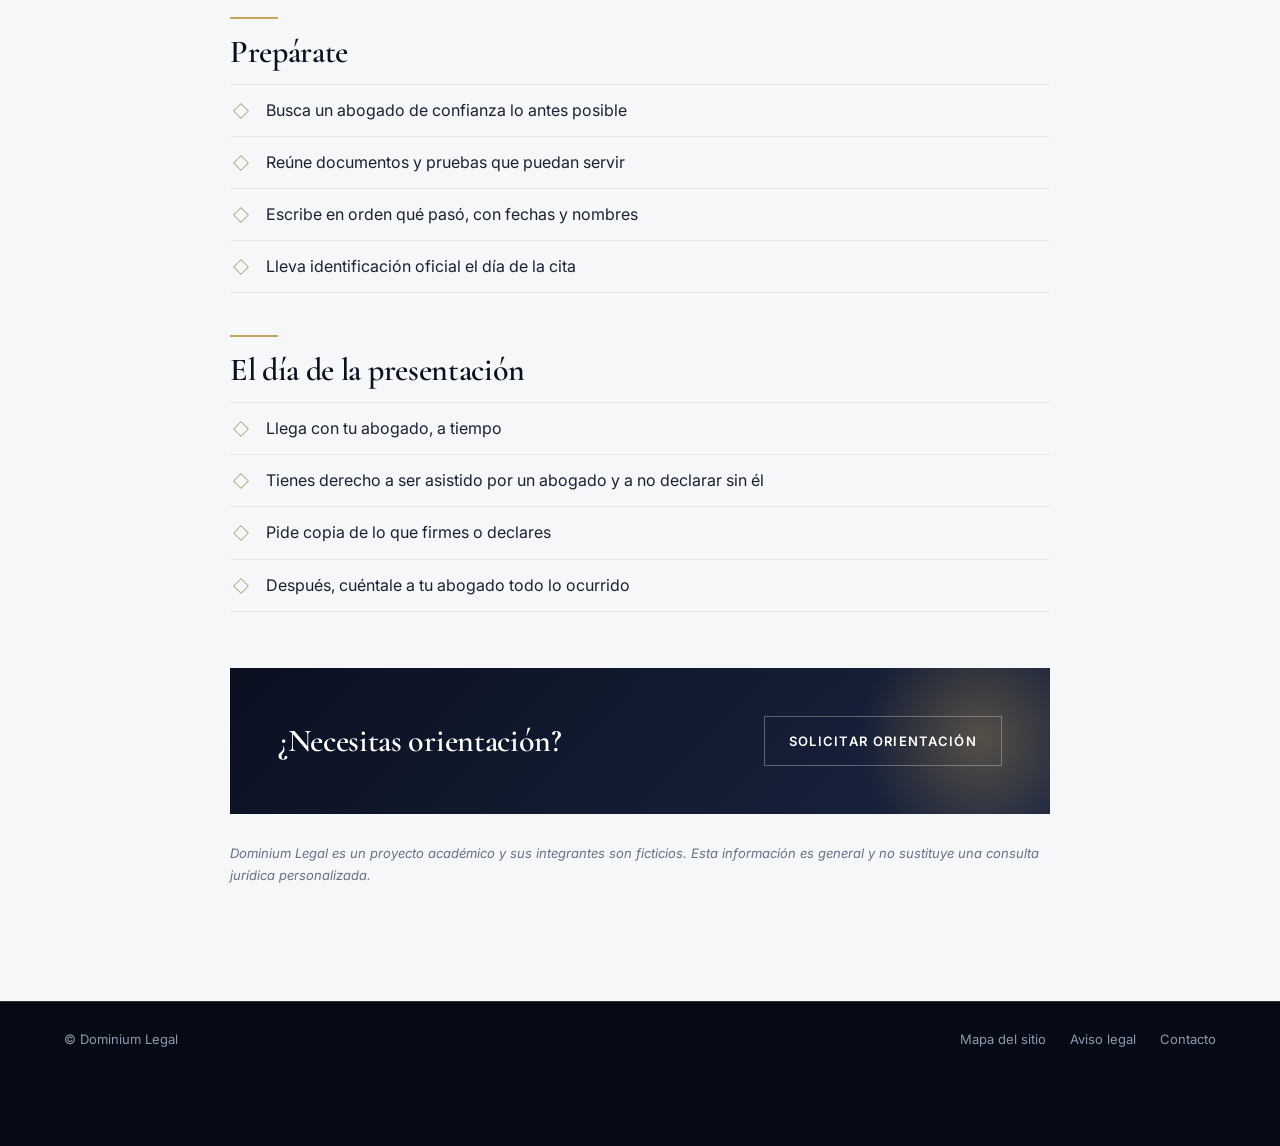
<file: recursos/articulo-citacion.html>
<!doctype html>
<html lang="es">
<head>
<meta charset="utf-8">
<meta name="viewport" content="width=device-width, initial-scale=1">
<meta name="theme-color" content="#0a1020">
<meta name="description" content="Una citación no significa que ya seas culpable, pero sí requiere atención inmediata y cuidado.">
<title>Primeros pasos al recibir una citación del Ministerio Público | Dominium Legal</title>
<link rel="preconnect" href="https://fonts.googleapis.com">
<link rel="preconnect" href="https://fonts.gstatic.com" crossorigin>
<link href="https://fonts.googleapis.com/css2?family=Cormorant+Garamond:ital,wght@0,500;0,600;1,500&family=Inter:wght@400;500;600;700&display=swap" rel="stylesheet">
<link rel="stylesheet" href="../site.css?v=20261118">
<link rel="stylesheet" href="articulo.css">
</head>
<body>
<header class="top">
  <a class="logo" href="../index.html" aria-label="Inicio">
    <img class="logo-image" src="../Logotipo.jpg" alt="Logo de Dominium Legal">
  </a>
  <nav class="menu" aria-label="Navegación principal">
    <a href="../index.html#inicio">Inicio</a><a href="../index.html#despacho">Nosotros</a><a href="../index.html#areas">Áreas</a><a href="../index.html#equipo">Equipo</a><a href="../index.html#preguntas">Preguntas</a><a href="../index.html#articulos" class="active">Artículos</a><a href="../index.html#contacto">Contacto</a>
  </nav>
</header>

<main>
  <section class="bloque art">
    <div class="art-wrap">
      <a class="volver" href="../index.html#articulos">&larr; Volver a artículos</a><br>
      <span class="tag">Penal</span>
      <h1>Primeros pasos al recibir una citación del Ministerio Público</h1>
      <p class="lead">Una citación no significa que ya seas culpable, pero sí requiere atención inmediata y cuidado.</p>
      <figure class="art-cover"><img src="imagenes/citacion-del-ministerio.jpeg" alt="Citación del Ministerio Público y documentos relacionados"></figure>
      <h2>Al recibirla</h2><ul class="check"><li>Mantén la calma y lee el documento completo</li><li>Guarda una copia (toma foto de ambos lados)</li><li>Anota fecha, hora, lugar, número de carpeta y quién la entregó</li><li>Revisa si te citan como testigo, víctima o persona señalada</li></ul><h2>Lo que NO debes hacer</h2><ul class="check"><li>No firmes documentos que no entiendas</li><li>No ignores la citación: tiene fecha límite</li><li>No declares sin haber recibido orientación jurídica</li><li>No borres mensajes, fotos ni documentos relacionados</li></ul><h2>Prepárate</h2><ul class="check"><li>Busca un abogado de confianza lo antes posible</li><li>Reúne documentos y pruebas que puedan servir</li><li>Escribe en orden qué pasó, con fechas y nombres</li><li>Lleva identificación oficial el día de la cita</li></ul><h2>El día de la presentación</h2><ul class="check"><li>Llega con tu abogado, a tiempo</li><li>Tienes derecho a ser asistido por un abogado y a no declarar sin él</li><li>Pide copia de lo que firmes o declares</li><li>Después, cuéntale a tu abogado todo lo ocurrido</li></ul>
      <div class="recursos">
        <h2>¿Necesitas orientación?</h2>
        <a href="../index.html#contacto">Solicitar orientación</a>
      </div>
      <p class="aviso">Dominium Legal es un proyecto académico y sus integrantes son ficticios. Esta información es general y no sustituye una consulta jurídica personalizada.</p>
    </div>
  </section>
</main>

<footer class="pie">
  <span>&copy; Dominium Legal</span>
  <nav aria-label="Pie de página"><a href="../index.html#inicio">Mapa del sitio</a><a href="../index.html#aviso">Aviso legal</a><a href="../index.html#contacto">Contacto</a></nav>
</footer>
</body>
</html>
</file>
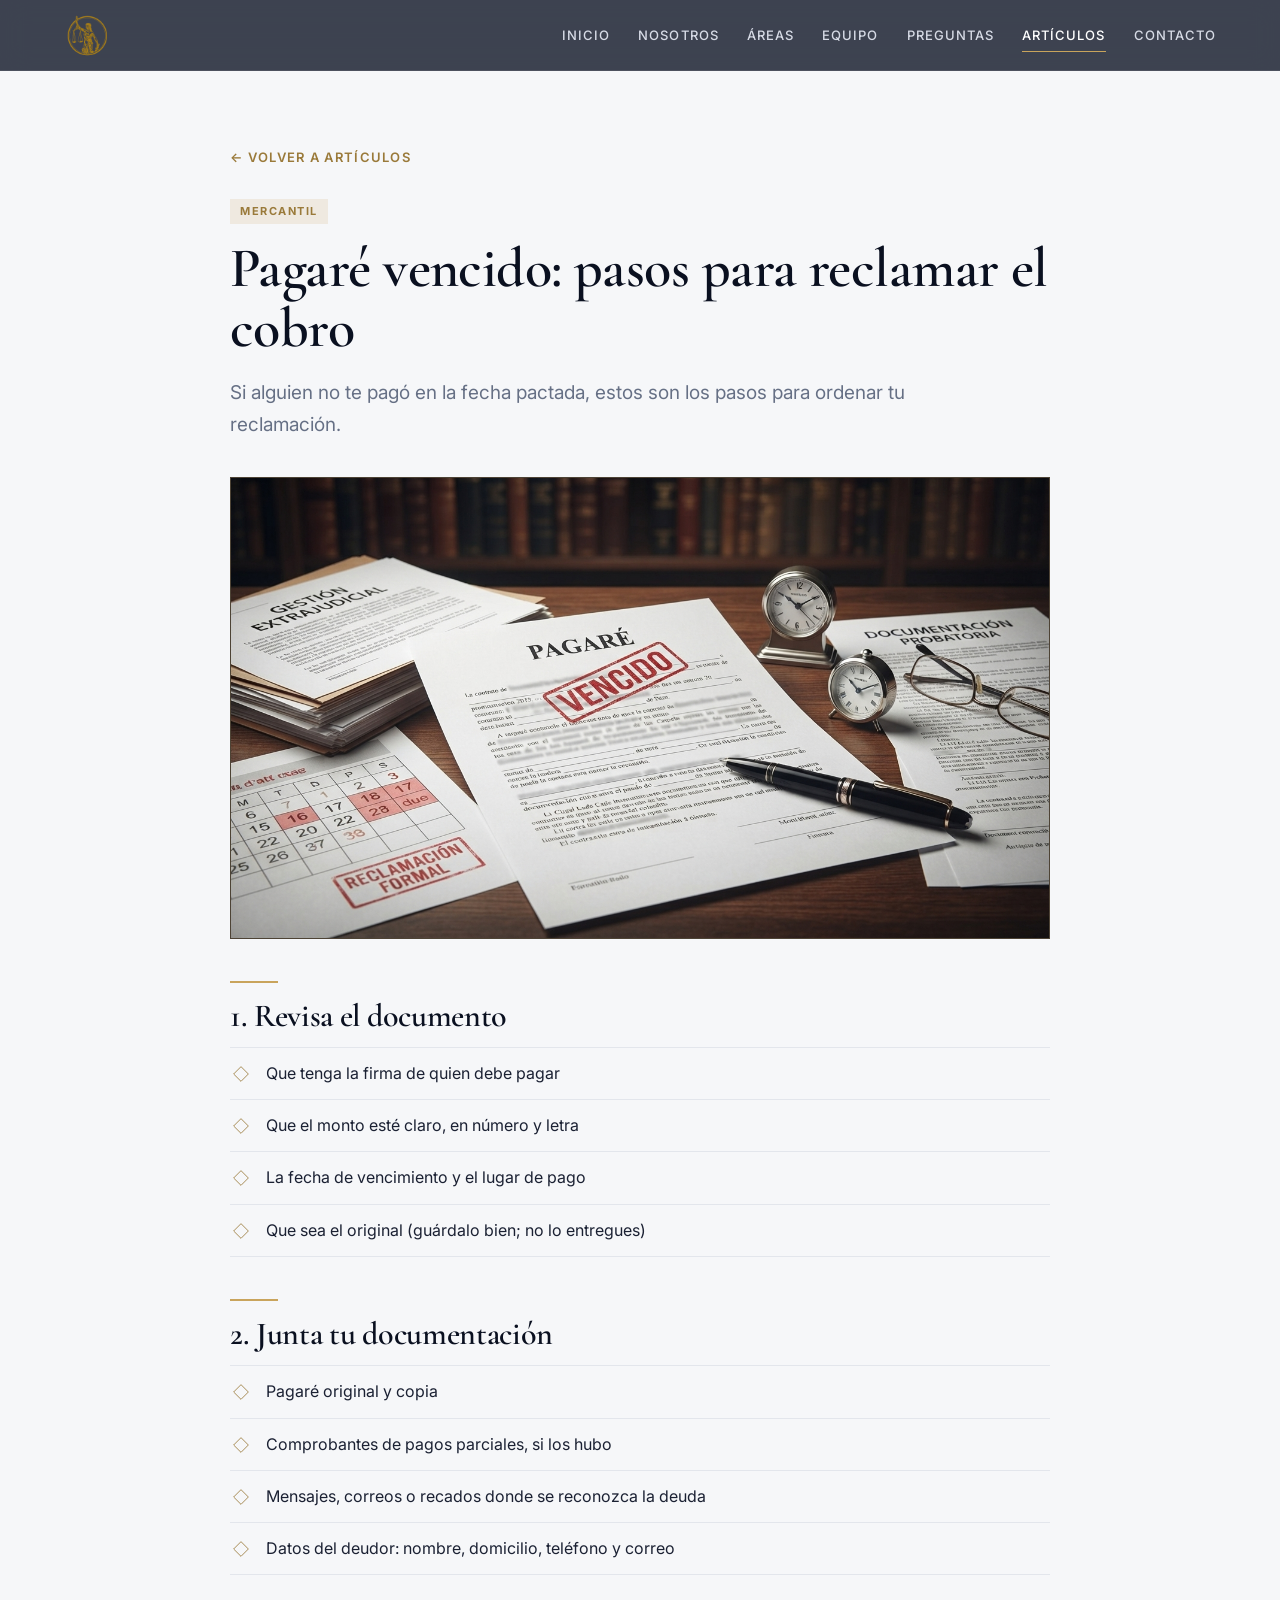
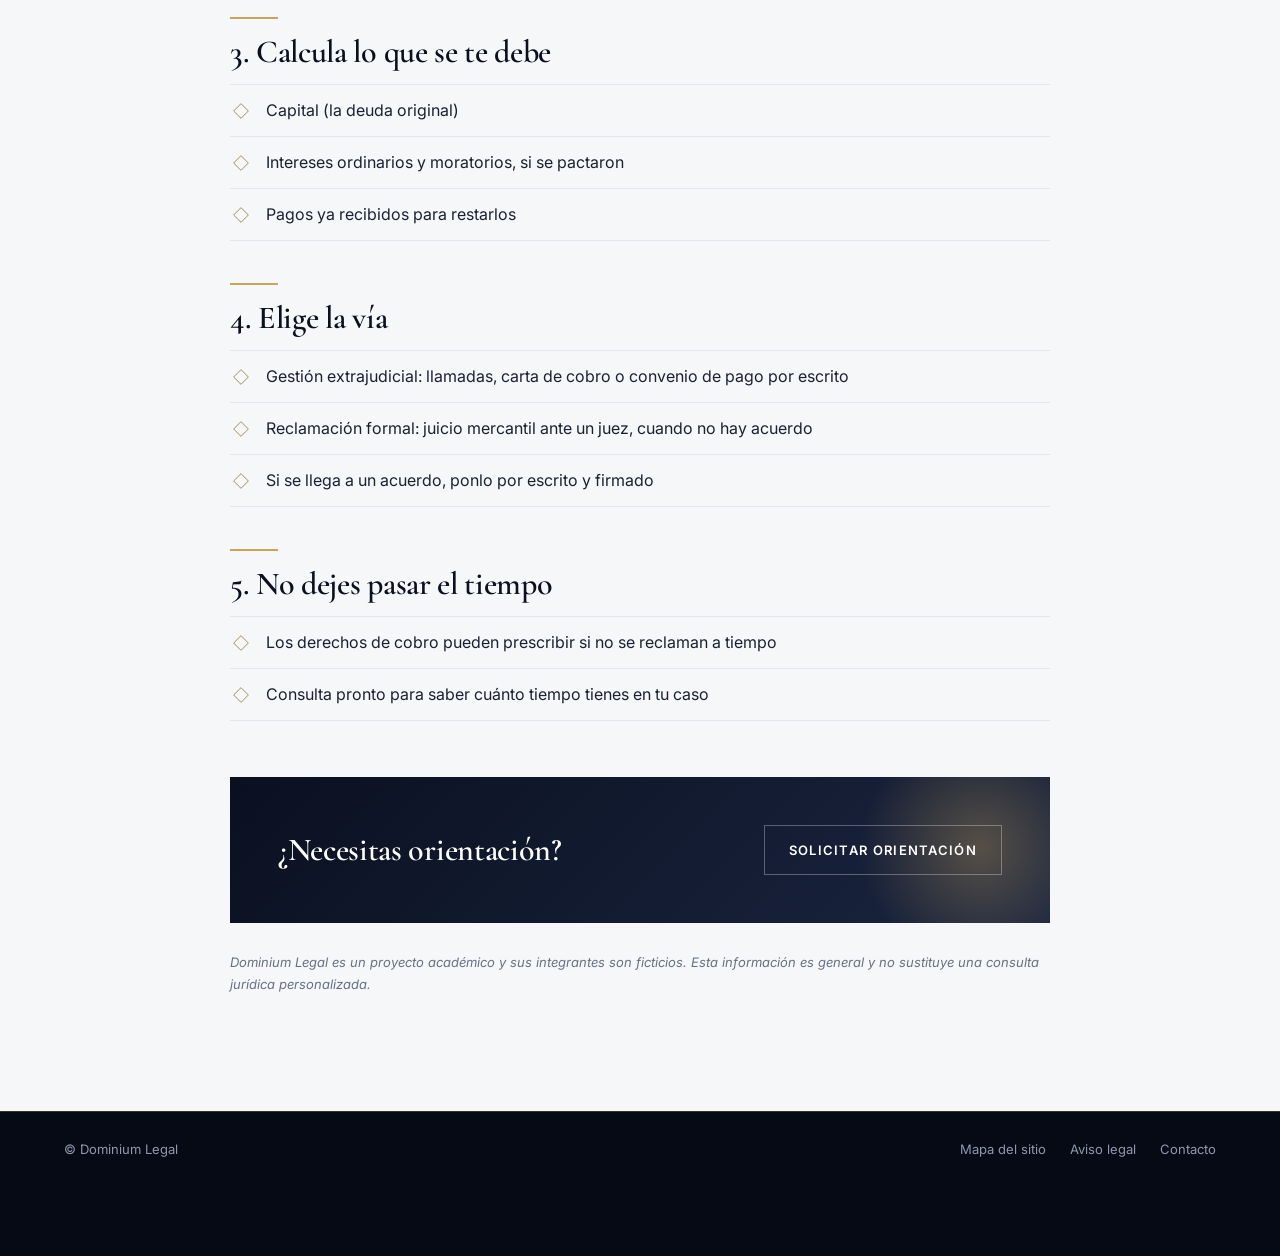
<file: recursos/articulo-pagare.html>
<!doctype html>
<html lang="es">
<head>
<meta charset="utf-8">
<meta name="viewport" content="width=device-width, initial-scale=1">
<meta name="theme-color" content="#0a1020">
<meta name="description" content="Si alguien no te pagó en la fecha pactada, estos son los pasos para ordenar tu reclamación.">
<title>Pagaré vencido: pasos para reclamar el cobro | Dominium Legal</title>
<link rel="preconnect" href="https://fonts.googleapis.com">
<link rel="preconnect" href="https://fonts.gstatic.com" crossorigin>
<link href="https://fonts.googleapis.com/css2?family=Cormorant+Garamond:ital,wght@0,500;0,600;1,500&family=Inter:wght@400;500;600;700&display=swap" rel="stylesheet">
<link rel="stylesheet" href="../site.css?v=20261118">
<link rel="stylesheet" href="articulo.css">
</head>
<body>
<header class="top">
  <a class="logo" href="../index.html" aria-label="Inicio">
    <img class="logo-image" src="../Logotipo.jpg" alt="Logo de Dominium Legal">
  </a>
  <nav class="menu" aria-label="Navegación principal">
    <a href="../index.html#inicio">Inicio</a><a href="../index.html#despacho">Nosotros</a><a href="../index.html#areas">Áreas</a><a href="../index.html#equipo">Equipo</a><a href="../index.html#preguntas">Preguntas</a><a href="../index.html#articulos" class="active">Artículos</a><a href="../index.html#contacto">Contacto</a>
  </nav>
</header>

<main>
  <section class="bloque art">
    <div class="art-wrap">
      <a class="volver" href="../index.html#articulos">&larr; Volver a artículos</a><br>
      <span class="tag">Mercantil</span>
      <h1>Pagaré vencido: pasos para reclamar el cobro</h1>
      <p class="lead">Si alguien no te pagó en la fecha pactada, estos son los pasos para ordenar tu reclamación.</p>
      <figure class="art-cover"><img src="imagenes/pagare-vencido.jpeg" alt="Pagaré vencido junto a documentos para preparar una reclamación"></figure>
      <h2>1. Revisa el documento</h2><ul class="check"><li>Que tenga la firma de quien debe pagar</li><li>Que el monto esté claro, en número y letra</li><li>La fecha de vencimiento y el lugar de pago</li><li>Que sea el original (guárdalo bien; no lo entregues)</li></ul><h2>2. Junta tu documentación</h2><ul class="check"><li>Pagaré original y copia</li><li>Comprobantes de pagos parciales, si los hubo</li><li>Mensajes, correos o recados donde se reconozca la deuda</li><li>Datos del deudor: nombre, domicilio, teléfono y correo</li></ul><h2>3. Calcula lo que se te debe</h2><ul class="check"><li>Capital (la deuda original)</li><li>Intereses ordinarios y moratorios, si se pactaron</li><li>Pagos ya recibidos para restarlos</li></ul><h2>4. Elige la vía</h2><ul class="check"><li>Gestión extrajudicial: llamadas, carta de cobro o convenio de pago por escrito</li><li>Reclamación formal: juicio mercantil ante un juez, cuando no hay acuerdo</li><li>Si se llega a un acuerdo, ponlo por escrito y firmado</li></ul><h2>5. No dejes pasar el tiempo</h2><ul class="check"><li>Los derechos de cobro pueden prescribir si no se reclaman a tiempo</li><li>Consulta pronto para saber cuánto tiempo tienes en tu caso</li></ul>
      <div class="recursos">
        <h2>¿Necesitas orientación?</h2>
        <a href="../index.html#contacto">Solicitar orientación</a>
      </div>
      <p class="aviso">Dominium Legal es un proyecto académico y sus integrantes son ficticios. Esta información es general y no sustituye una consulta jurídica personalizada.</p>
    </div>
  </section>
</main>

<footer class="pie">
  <span>&copy; Dominium Legal</span>
  <nav aria-label="Pie de página"><a href="../index.html#inicio">Mapa del sitio</a><a href="../index.html#aviso">Aviso legal</a><a href="../index.html#contacto">Contacto</a></nav>
</footer>
</body>
</html>
</file>
<file: site.css>
/* ===== Base ===== */
:root{
  --navy:#0a1020;--navy-2:#111a30;--navy-3:#1a2540;
  --ink:#1b2133;--gray:#667085;--line:#e3e6ec;
  --bg:#f6f7f9;--white:#fff;--sand:#efece6;
  --gold:#c9a45c;--gold-l:#e2c88a;--gold-d:#9a7a3a;
  --wrap:1180px;--ease:cubic-bezier(.22,.61,.36,1);
  --serif:"Cormorant Garamond",Georgia,"Times New Roman",serif;
  --sans:"Inter","Segoe UI",Arial,sans-serif;
}
*,*::before,*::after{box-sizing:border-box}
html{scroll-behavior:smooth;scroll-padding-top:84px}
body{margin:0;background:var(--bg);color:var(--ink);font:16px/1.7 var(--sans);-webkit-font-smoothing:antialiased}
main{width:auto;margin:0}
img{max-width:100%}
h1,h2,h3{font-family:var(--serif);font-weight:600;color:var(--navy);margin:0;letter-spacing:-.01em}
a{color:inherit}
::selection{background:var(--gold);color:var(--navy)}

/* ===== Header ===== */
.top{position:sticky;top:0;z-index:40;display:flex;align-items:center;justify-content:space-between;gap:24px;padding:12px max(5vw,calc((100vw - var(--wrap))/2));background:rgba(10,16,32,.78);backdrop-filter:blur(14px) saturate(1.4);-webkit-backdrop-filter:blur(14px) saturate(1.4);border-bottom:1px solid rgba(255,255,255,.08);transition:padding .3s var(--ease),background .3s}
.top.scrolled{padding-top:8px;padding-bottom:8px;background:rgba(10,16,32,.94)}
.logo{display:flex;align-items:center;text-decoration:none}
.logo-image{display:block;height:46px;width:auto;max-width:200px;object-fit:contain;transition:height .3s var(--ease)}
.top.scrolled .logo-image{height:38px}
.menu{display:flex;align-items:center;gap:clamp(14px,2.2vw,32px)}
.menu a{position:relative;font-size:13px;font-weight:500;letter-spacing:.08em;text-transform:uppercase;text-decoration:none;color:#d7dbe6;transition:color .25s}
.menu a::after{content:"";position:absolute;left:0;bottom:-6px;width:100%;height:1px;background:var(--gold);transform:scaleX(0);transform-origin:left;transition:transform .35s var(--ease)}
.menu a:hover,.menu a.active{color:#fff}
.menu a:hover::after,.menu a.active::after{transform:scaleX(1)}
.menu-chat{min-height:40px;padding:0 20px;border:1px solid var(--gold);background:transparent;color:var(--gold-l);font:600 12px/1 var(--sans);letter-spacing:.1em;text-transform:uppercase;cursor:pointer;transition:background .25s,color .25s}
.menu-chat:hover{background:var(--gold);color:var(--navy)}

/* ===== Hero ===== */
.hero{position:relative;overflow:hidden;display:grid;grid-template-columns:1.2fr .8fr;align-items:center;gap:clamp(24px,5vw,72px);min-height:calc(100vh - 70px);min-height:calc(100svh - 70px);padding:clamp(56px,8vw,110px) max(5vw,calc((100vw - var(--wrap))/2));background:
  radial-gradient(900px 500px at 85% 20%,rgba(201,164,92,.18),transparent 60%),
  radial-gradient(700px 500px at 0% 100%,rgba(60,90,160,.25),transparent 60%),
  linear-gradient(160deg,var(--navy) 0%,var(--navy-2) 100%);color:#fff;isolation:isolate}
.hero::before{content:"";position:absolute;inset:0;z-index:-1;background-image:linear-gradient(rgba(255,255,255,.04) 1px,transparent 1px),linear-gradient(90deg,rgba(255,255,255,.04) 1px,transparent 1px);background-size:64px 64px;-webkit-mask-image:radial-gradient(ellipse at 60% 40%,#000 20%,transparent 75%);mask-image:radial-gradient(ellipse at 60% 40%,#000 20%,transparent 75%)}
.hero-main{display:flex;flex-direction:column;align-items:flex-start}
.welcome{display:inline-flex;align-items:center;gap:12px;margin:0 0 26px;color:var(--gold-l);font-size:12px;font-weight:600;letter-spacing:.2em;text-transform:uppercase}
.welcome::before{content:"";width:40px;height:1px;background:var(--gold)}
.hero h1{color:#fff;font-size:clamp(44px,7vw,92px);line-height:1;font-weight:500;letter-spacing:-.025em}
.hero h1 span{display:block;opacity:0;transform:translateY(24px);animation:up .9s var(--ease) forwards}
.hero h1 span+span{animation-delay:.18s;color:var(--gold-l);font-style:italic}
.lema{margin:28px 0 0;max-width:460px;color:#b9c0d2;font-size:18px;opacity:0;animation:up .9s .4s var(--ease) forwards}
.actions{display:flex;flex-wrap:wrap;gap:14px;margin-top:40px;opacity:0;animation:up .9s .55s var(--ease) forwards}
.btn{min-height:52px;padding:0 28px;display:inline-flex;align-items:center;justify-content:center;font:600 13px/1 var(--sans);letter-spacing:.1em;text-transform:uppercase;text-decoration:none;cursor:pointer;border:1px solid transparent;transition:background .25s,color .25s,border-color .25s,transform .25s var(--ease),box-shadow .25s}
.btn:hover{transform:translateY(-2px)}
.btn-gold{background:linear-gradient(135deg,var(--gold-l),var(--gold));color:var(--navy);box-shadow:0 10px 30px rgba(201,164,92,.28)}
.btn-gold:hover{box-shadow:0 14px 36px rgba(201,164,92,.42)}
.btn-ghost{background:transparent;color:#fff;border-color:rgba(255,255,255,.3)}
.btn-ghost:hover{border-color:var(--gold);color:var(--gold-l)}
.hero-art{position:relative;aspect-ratio:4/5;max-height:520px;width:100%;justify-self:center;display:grid;place-items:center;align-content:center;gap:18px;padding:32px;text-align:center;color:#8f98b0;font-size:12px;letter-spacing:.08em;text-transform:uppercase;background:linear-gradient(160deg,rgba(255,255,255,.08),rgba(255,255,255,.02));border:1px solid rgba(255,255,255,.12);border-radius:4px;backdrop-filter:blur(4px)}
.hero-art::before{content:"";position:absolute;inset:14px;border:1px solid rgba(201,164,92,.35);pointer-events:none}
.hero-art::after{content:"";position:absolute;left:-1px;top:24px;width:3px;height:64px;background:var(--gold)}
.hero-art svg{width:min(200px,62%);stroke:var(--gold);stroke-width:2;stroke-linecap:round;stroke-linejoin:round;filter:drop-shadow(0 0 18px rgba(201,164,92,.35))}
.hero-art path{stroke-dasharray:1;stroke-dashoffset:1;animation:draw 2.4s .3s var(--ease) forwards}

/* ===== Secciones ===== */
.bloque{padding:clamp(64px,9vw,120px) max(5vw,calc((100vw - var(--wrap))/2))}
.bloque h2{position:relative;font-size:clamp(32px,4.4vw,52px);line-height:1.08;margin-bottom:40px;padding-top:22px}
.bloque h2::before{content:"";position:absolute;top:0;left:0;width:48px;height:2px;background:var(--gold)}
.beige{background:var(--sand)}
.oscuro{background:linear-gradient(160deg,var(--navy),var(--navy-2));color:#c4cadb}
.oscuro h2{color:#fff}
.intro{max-width:580px;margin:-16px 0 44px;color:var(--gray);font-size:17px}

/* Presentación */
.presenta{display:grid;grid-template-columns:.8fr 1.2fr;gap:clamp(24px,5vw,72px);align-items:start}
.presenta h2{margin:0}
.presenta p{margin:0 0 16px;max-width:62ch;font-size:18px;color:#3d4458}
.presenta p:first-child::first-line{color:var(--navy);font-weight:500}
.despacho-galeria{display:grid;grid-template-columns:repeat(2,minmax(0,1fr));gap:24px;margin-top:48px}
.despacho-galeria figure{margin:0;aspect-ratio:16/10;overflow:hidden;border:1px solid var(--line);background:var(--navy)}
.despacho-galeria img{display:block;width:100%;height:100%;object-fit:cover;transition:transform .8s var(--ease),filter .5s}
.despacho-galeria figure:hover img{transform:scale(1.035);filter:brightness(.92)}

/* Misión, visión y valores */
.principios{display:grid;grid-template-columns:repeat(3,1fr);gap:24px}
.principio{position:relative;min-height:300px;background:var(--white);border:1px solid var(--line);border-top:4px solid var(--gold);padding:42px 34px 38px;text-align:center;box-shadow:0 14px 38px rgba(10,16,32,.06);transition:transform .4s var(--ease),box-shadow .4s var(--ease),border-color .4s}
.principio::before{content:"";position:absolute;left:50%;bottom:0;width:64px;height:3px;background:var(--gold);transform:translateX(-50%);transition:width .4s var(--ease)}
.principio:hover{transform:translateY(-8px);box-shadow:0 24px 52px rgba(10,16,32,.12);border-color:rgba(201,164,92,.5)}
.principio:hover::before{width:112px}
.principio h3{color:var(--navy);font-size:34px;margin:18px 0 14px}
.principio p{margin:0;color:var(--gray);font-size:16px}
.principio-icono{display:grid;place-items:center;width:72px;height:72px;margin:0 auto;border:1px solid rgba(201,164,92,.5);border-radius:50%;background:rgba(201,164,92,.1)}
.principio-icono svg{width:40px;height:40px;fill:none;stroke:var(--gold-d);stroke-width:1.8;stroke-linecap:round;stroke-linejoin:round}
.principio ul{margin:18px 0 0;padding:0;list-style:none;display:grid;grid-template-columns:1fr 1fr;gap:10px 14px;text-align:left}
.principio li{position:relative;padding:8px 8px 8px 19px;border-bottom:1px solid var(--line);color:var(--ink);font-size:14px}
.principio li::before{content:"";position:absolute;left:2px;top:50%;width:7px;height:7px;border:1px solid var(--gold-d);transform:translateY(-50%) rotate(45deg)}

/* Áreas */
.areas{display:grid;grid-template-columns:repeat(3,1fr);gap:24px;counter-reset:area}
.area{position:relative;counter-increment:area;background:var(--white);border:1px solid var(--line);padding:36px 30px 30px;overflow:hidden;transition:transform .4s var(--ease),box-shadow .4s var(--ease),border-color .4s}
.area::before{content:counter(area,decimal-leading-zero);position:absolute;top:12px;right:22px;font:600 64px/1 var(--serif);color:rgba(201,164,92,.22)}
.area::after{content:"";position:absolute;left:0;top:0;height:3px;width:100%;background:linear-gradient(90deg,var(--gold),var(--gold-l));transform:scaleX(.22);transform-origin:left;transition:transform .5s var(--ease)}
.area:hover{transform:translateY(-6px);box-shadow:0 24px 50px rgba(10,16,32,.12);border-color:transparent}
.area:hover::after{transform:scaleX(1)}
.area h3{font-size:28px;max-width:80%}
.area p{margin:10px 0 22px;color:var(--gray);font-size:15px}
.area ul{margin:0;padding:0;list-style:none}
.area li{position:relative;padding:11px 0 11px 22px;border-top:1px solid var(--line);font-size:15px;transition:padding .3s var(--ease),color .3s}
.area li::before{content:"";position:absolute;left:0;top:50%;width:7px;height:7px;border:1.5px solid var(--gold);transform:translateY(-50%) rotate(45deg);transition:background .3s}
.area li:hover{padding-left:28px;color:var(--navy)}
.area li:hover::before{background:var(--gold)}

/* Equipo */
.equipo{display:grid;grid-template-columns:repeat(4,1fr);gap:32px}
.persona{background:var(--white);border:1px solid var(--line);padding:14px 14px 26px;transition:transform .4s var(--ease),box-shadow .4s var(--ease)}
.persona:hover{transform:translateY(-6px);box-shadow:0 24px 50px rgba(10,16,32,.12)}
.foto{aspect-ratio:4/5;background:linear-gradient(160deg,var(--navy-3),var(--navy));display:grid;place-items:end center;overflow:hidden;position:relative}
.foto::after{content:"";position:absolute;inset:0;background:linear-gradient(180deg,transparent 60%,rgba(201,164,92,.18))}
.foto svg{width:74%;fill:rgba(255,255,255,.14);stroke:none}
.foto img{width:100%;height:100%;object-fit:cover;filter:grayscale(.25);transition:filter .5s,transform .8s var(--ease)}
.persona:hover .foto img{filter:none;transform:scale(1.04)}
.persona h3{margin:22px 12px 0;font-size:26px}
.cargo{margin:2px 12px 14px;color:var(--gold-d);font-size:12px;font-weight:600;letter-spacing:.14em;text-transform:uppercase}
.persona dl{margin:0 12px;display:grid;grid-template-columns:auto 1fr;gap:6px 16px;font-size:14px;border-top:1px solid var(--line);padding-top:14px}
.persona dt{color:var(--gray)}
.persona dd{margin:0;color:var(--ink)}

/* FAQ */
.faq{max-width:860px;display:grid;gap:12px}
.faq details{background:var(--white);border:1px solid var(--line);transition:border-color .3s,box-shadow .3s}
.faq details[open]{border-color:var(--gold);box-shadow:0 14px 34px rgba(10,16,32,.08)}
.faq summary{list-style:none;cursor:pointer;display:flex;justify-content:space-between;align-items:center;gap:20px;padding:22px 26px;font:600 22px/1.3 var(--serif);color:var(--navy)}
.faq summary::-webkit-details-marker{display:none}
.faq summary::after{content:"+";flex:none;width:32px;height:32px;display:grid;place-items:center;border:1px solid var(--gold);border-radius:50%;color:var(--gold-d);font:300 22px/1 var(--sans);transition:transform .3s var(--ease),background .3s,color .3s}
.faq details[open] summary::after{transform:rotate(45deg);background:var(--gold);color:var(--navy)}
.faq details p{margin:0;padding:0 70px 24px 26px;color:var(--gray);animation:fade .45s var(--ease)}
.faq summary:focus-visible{outline:2px solid var(--gold);outline-offset:-2px}

/* Artículos */
.cabecera{display:flex;justify-content:space-between;align-items:end;gap:24px;flex-wrap:wrap;margin-bottom:12px}
.cabecera h2{margin-bottom:28px}
.cabecera p{margin:0 0 32px;color:var(--gray)}
.posts{display:grid;gap:16px}
.post{display:grid;grid-template-columns:180px 1fr;gap:28px;align-items:center;padding:18px;background:var(--white);border:1px solid var(--line);transition:transform .35s var(--ease),box-shadow .35s var(--ease),border-color .35s}
.post:hover{transform:translateX(6px);box-shadow:0 18px 40px rgba(10,16,32,.1);border-color:var(--gold)}
.mini{aspect-ratio:4/3;overflow:hidden;position:relative;background:linear-gradient(135deg,var(--navy-3),var(--navy))}
.mini img{display:block;width:100%;height:100%;object-fit:cover;transition:transform .7s var(--ease)}
.mini::after{content:"";position:absolute;inset:0;background:radial-gradient(circle at 80% 20%,rgba(201,164,92,.4),transparent 55%);transition:transform .6s var(--ease)}
.post:hover .mini img,.post:hover .mini::after{transform:scale(1.08)}
.tag{display:inline-block;padding:3px 10px;background:rgba(201,164,92,.16);color:var(--gold-d);font-size:11px;font-weight:700;letter-spacing:.14em;text-transform:uppercase}
.post h3{font-size:26px;line-height:1.2;margin:10px 0 8px}
.post h3 a{text-decoration:none;transition:color .25s}
.post h3 a:hover{color:var(--gold-d)}
.post p{margin:0;color:var(--gray);font-size:15px}
.post p a{color:var(--gold-d);font-weight:600;text-decoration:none;white-space:nowrap}
.post p a:hover{text-decoration:underline}

/* Recursos */
#recursos{padding-top:0}
.recursos{position:relative;display:flex;flex-wrap:wrap;align-items:center;gap:16px 12px;padding:clamp(28px,4vw,48px);background:linear-gradient(135deg,var(--navy),var(--navy-3));color:#fff;overflow:hidden}
.recursos::before{content:"";position:absolute;right:-60px;top:-60px;width:260px;height:260px;border-radius:50%;background:radial-gradient(circle,rgba(201,164,92,.35),transparent 65%)}
.recursos h2{position:relative;margin:0 auto 0 0;padding:0;font-size:clamp(28px,3.4vw,40px);color:#fff}
.recursos h2::before{display:none}
.recursos a{position:relative;padding:13px 24px;border:1px solid rgba(255,255,255,.3);color:#fff;text-decoration:none;font-size:13px;font-weight:600;letter-spacing:.1em;text-transform:uppercase;transition:background .25s,color .25s,border-color .25s,transform .25s var(--ease)}
.recursos a:hover{background:var(--gold);border-color:var(--gold);color:var(--navy);transform:translateY(-2px)}

/* Contacto */
.contact-grid{display:grid;grid-template-columns:.9fr 1.1fr;gap:clamp(24px,4vw,56px);align-items:start}
.contacto{margin:0;display:grid;gap:26px}
.contacto div{border-top:1px solid rgba(201,164,92,.5);padding-top:16px}
.contacto dt{color:var(--gold-l);font-size:12px;font-weight:600;letter-spacing:.16em;text-transform:uppercase}
.contacto dd{margin:6px 0 0;font:500 22px/1.3 var(--serif);color:#fff}
.contact-form{display:grid;gap:18px;background:rgba(255,255,255,.05);border:1px solid rgba(255,255,255,.12);padding:clamp(22px,3vw,36px);backdrop-filter:blur(6px)}
.contact-row{display:grid;grid-template-columns:repeat(2,minmax(0,1fr));gap:16px}
.contact-form label{display:grid;gap:8px;color:#e8ebf3;font-size:13px}
.contact-form span{font-weight:600;letter-spacing:.06em;text-transform:uppercase;font-size:11px;color:var(--gold-l)}
.contact-form input,.contact-form select,.contact-form textarea{width:100%;border:1px solid rgba(255,255,255,.16);background:rgba(10,16,32,.5);color:#fff;border-radius:0;padding:13px 14px;font:inherit;font-size:15px;resize:vertical;transition:border-color .25s,background .25s}
.contact-form select option{color:#111}
.contact-form input::placeholder,.contact-form textarea::placeholder{color:#7f89a3}
.contact-form input:focus,.contact-form select:focus,.contact-form textarea:focus{outline:none;border-color:var(--gold);background:rgba(10,16,32,.8);box-shadow:0 0 0 3px rgba(201,164,92,.2)}
.contact-submit{justify-self:start;min-width:200px;border:0}

/* Pie */
.pie{display:flex;justify-content:space-between;gap:16px;flex-wrap:wrap;padding:26px max(5vw,calc((100vw - var(--wrap))/2)) 96px;background:#060a14;color:#8f98b0;font-size:13px;border-top:1px solid rgba(201,164,92,.25)}
.pie nav{display:flex;gap:24px;flex-wrap:wrap}
.pie a{text-decoration:none;transition:color .25s}
.pie a:hover{color:var(--gold-l)}

/* ===== Chat ===== */
.legal-launch{position:fixed;right:24px;bottom:24px;z-index:50;display:inline-flex;align-items:center;justify-content:center;gap:10px;height:54px;padding:0 24px;border:1px solid var(--gold);border-radius:999px;background:var(--navy);color:var(--gold-l);box-shadow:0 18px 40px rgba(10,16,32,.35);cursor:pointer;font:600 13px/1 var(--sans);letter-spacing:.06em;transition:background .25s,color .25s,transform .25s var(--ease)}
.legal-launch::before{content:"";width:8px;height:8px;border-radius:50%;background:var(--gold);box-shadow:0 0 0 0 rgba(201,164,92,.6);animation:pulse 2.2s infinite}
.legal-launch:hover{background:var(--gold);color:var(--navy);transform:translateY(-2px)}
.legal-chat{position:fixed;right:24px;bottom:90px;z-index:45;width:min(390px,calc(100vw - 24px));max-height:72vh;background:#fff;border:1px solid var(--line);border-radius:14px;box-shadow:0 30px 70px rgba(10,16,32,.3);overflow:hidden;display:flex;flex-direction:column;animation:pop .35s var(--ease)}
.legal-chat[hidden]{display:none}
.legal-chat header{display:flex;align-items:center;justify-content:space-between;gap:12px;padding:16px 20px;background:linear-gradient(135deg,var(--navy),var(--navy-3));color:#fff;border-bottom:2px solid var(--gold)}
.legal-chat header strong{font:600 20px/1 var(--serif)}
.legal-close{width:32px;height:32px;border-radius:50%;border:1px solid rgba(255,255,255,.3);background:transparent;color:#fff;font-size:20px;line-height:1;cursor:pointer;transition:background .2s,color .2s}
.legal-close:hover{background:var(--gold);color:var(--navy);border-color:var(--gold)}
.legal-notice{margin:0;padding:12px 18px;font-size:12px;line-height:1.5;color:var(--gray);background:#f6f4ef;border-bottom:1px solid var(--line)}
.legal-log{display:flex;flex-direction:column;gap:10px;padding:16px;min-height:120px;overflow:auto;background:#fbfbfc}
.legal-message{display:grid;gap:4px;padding:10px 14px;border-radius:12px;max-width:86%;line-height:1.45}
.legal-message strong{font-size:11px;letter-spacing:.08em;text-transform:uppercase;color:var(--gold-d)}
.legal-message p{margin:0;font-size:14px;color:var(--ink)}
.legal-message.bot{background:#eef0f4;border-bottom-left-radius:3px;align-self:flex-start}
.legal-message.user{background:var(--navy);align-self:flex-end;border-bottom-right-radius:3px}
.legal-message.user strong{color:var(--gold-l)}
.legal-message.user p{color:#fff}
.legal-options{display:flex;flex-wrap:wrap;gap:8px;padding:12px 16px 0}
.legal-options button{padding:7px 12px;border:1px solid var(--line);border-radius:999px;background:#fff;color:var(--ink);cursor:pointer;font:inherit;font-size:12px;transition:border-color .2s,background .2s,color .2s}
.legal-options button:hover{border-color:var(--gold);background:var(--gold);color:var(--navy)}
.legal-form{display:flex;gap:8px;padding:14px 16px 12px}
.legal-form input{flex:1;min-width:0;min-height:44px;padding:0 14px;border:1px solid var(--line);border-radius:8px;font:inherit;font-size:14px}
.legal-form input:focus{outline:none;border-color:var(--gold);box-shadow:0 0 0 3px rgba(201,164,92,.2)}
.legal-form button{min-height:44px;padding:0 18px;border:none;border-radius:8px;background:var(--navy);color:var(--gold-l);font:600 13px var(--sans);cursor:pointer;transition:background .2s,color .2s}
.legal-form button:hover{background:var(--gold);color:var(--navy)}
.legal-contact{display:block;margin:0 16px 12px;padding:11px 12px;border-radius:8px;background:#128c4a;color:#fff;text-align:center;text-decoration:none;font-size:14px;font-weight:600;transition:background .2s}
.legal-contact:hover{background:#0e7a3f}
#legal-footer{padding:0 16px 16px;font-size:12px;color:var(--gray)}

/* ===== Animaciones ===== */
.js .reveal{opacity:0;transform:translateY(22px);transition:opacity .8s var(--ease),transform .8s var(--ease)}
.js .reveal.in{opacity:1;transform:none}
.js .areas .reveal:nth-child(2),.js .equipo .reveal:nth-child(2){transition-delay:.12s}
.js .areas .reveal:nth-child(3),.js .equipo .reveal:nth-child(3){transition-delay:.24s}
@keyframes up{to{opacity:1;transform:none}}
@keyframes draw{to{stroke-dashoffset:0}}
@keyframes fade{from{opacity:0;transform:translateY(-6px)}}
@keyframes pop{from{opacity:0;transform:translateY(14px) scale(.98)}}
@keyframes pulse{70%{box-shadow:0 0 0 10px rgba(201,164,92,0)}100%{box-shadow:0 0 0 0 rgba(201,164,92,0)}}

/* ===== Responsive ===== */
@media (max-width:980px){
  .areas,.principios{grid-template-columns:1fr 1fr}
}
@media (max-width:1100px){
  .equipo{grid-template-columns:1fr 1fr}
}
@media (max-width:860px){
  .menu a{display:none}
  .hero{grid-template-columns:1fr;min-height:auto}
  .hero-art{aspect-ratio:16/10;max-height:280px}
  .presenta,.contact-grid,.contact-row{grid-template-columns:1fr}
  .post{grid-template-columns:110px 1fr;gap:16px;padding:14px}
  .post h3{font-size:21px}
}
@media (max-width:620px){
  .areas,.equipo,.principios,.despacho-galeria{grid-template-columns:1fr}
  .logo-image{height:38px}
  .faq summary{font-size:19px;padding:18px}
  .faq details p{padding:0 18px 20px}
  .legal-launch{right:14px;bottom:14px}
  .legal-chat{right:12px;bottom:80px}
}
@media (prefers-reduced-motion:reduce){
  html{scroll-behavior:auto}
  .hero h1 span,.lema,.actions{opacity:1;transform:none;animation:none}
  .hero-art path{animation:none;stroke-dashoffset:0}
  .legal-launch::before{animation:none}
  .js .reveal{opacity:1;transform:none;transition:none}
  .area,.persona,.post,.btn,.faq details p,.legal-chat{transition:none;animation:none}
}
</file>
<file: recursos/articulo.css>
/* Estilos extra para las páginas de artículos (usa site.css como base) */
.art{padding-top:clamp(40px,6vw,72px)}
.art-wrap{max-width:820px;margin:0 auto}
.volver{display:inline-block;margin-bottom:28px;color:var(--gold-d);font-size:13px;font-weight:600;letter-spacing:.1em;text-transform:uppercase;text-decoration:none}
.volver:hover{text-decoration:underline}
.art h1{font-size:clamp(34px,5vw,56px);line-height:1.08;margin:14px 0 18px}
.art .lead{margin:0 0 36px;color:var(--gray);font-size:19px;max-width:62ch}
.art-cover{margin:0 0 40px;aspect-ratio:16/9;overflow:hidden;border:1px solid rgba(201,164,92,.35);background:var(--navy)}
.art-cover img{display:block;width:100%;height:100%;object-fit:cover}
.art h2{font-size:clamp(24px,3vw,32px);margin:42px 0 14px;padding-top:18px}
.art ul.check{margin:0;padding:0;list-style:none}
.art ul.check li{position:relative;padding:12px 0 12px 36px;border-top:1px solid var(--line);color:var(--ink)}
.art ul.check li:last-child{border-bottom:1px solid var(--line)}
.art ul.check li::before{content:"";position:absolute;left:4px;top:19px;width:14px;height:14px;border:1.5px solid var(--gold-d);transform:rotate(45deg) scale(.8)}
.art .recursos{margin-top:56px}
.art .recursos h2{margin:0 auto 0 0;padding:0;font-size:clamp(24px,3vw,32px)}
.art .aviso{margin:28px 0 0;color:var(--gray);font-size:13px;font-style:italic}
</file>
